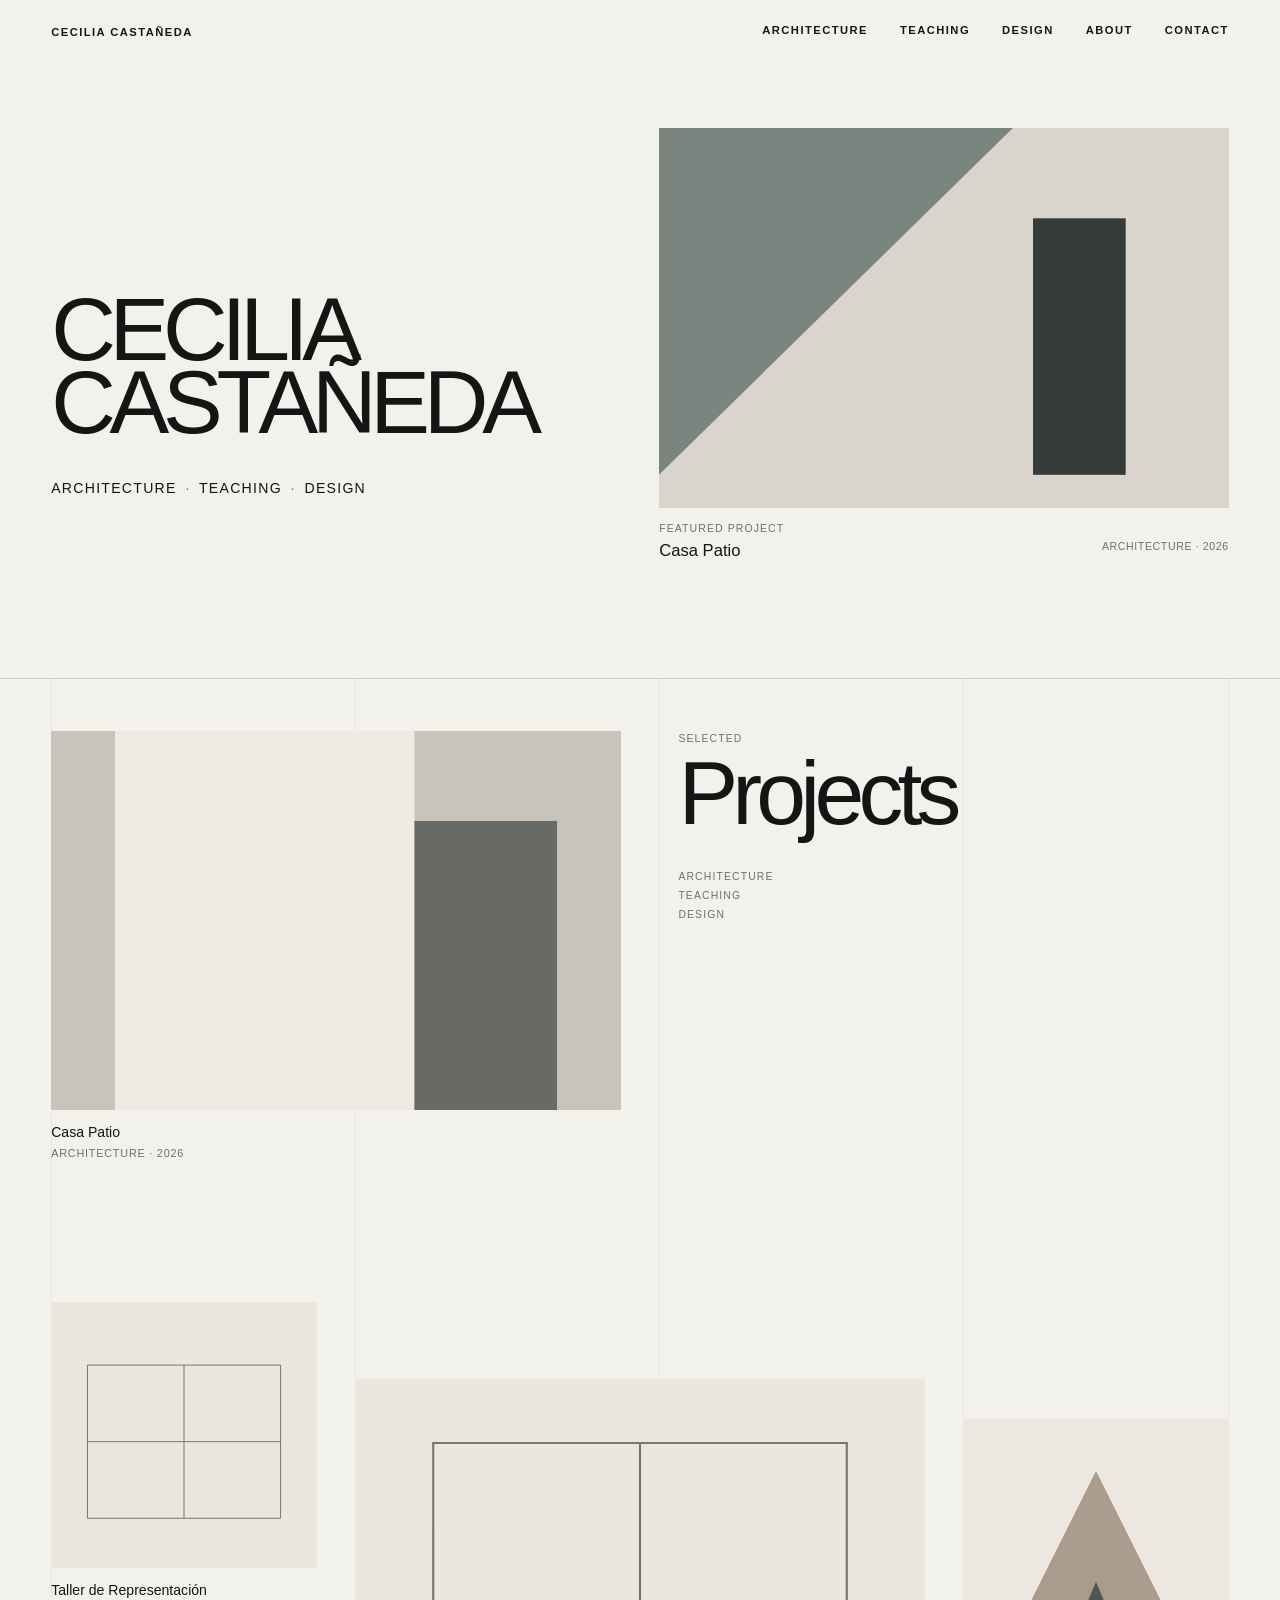
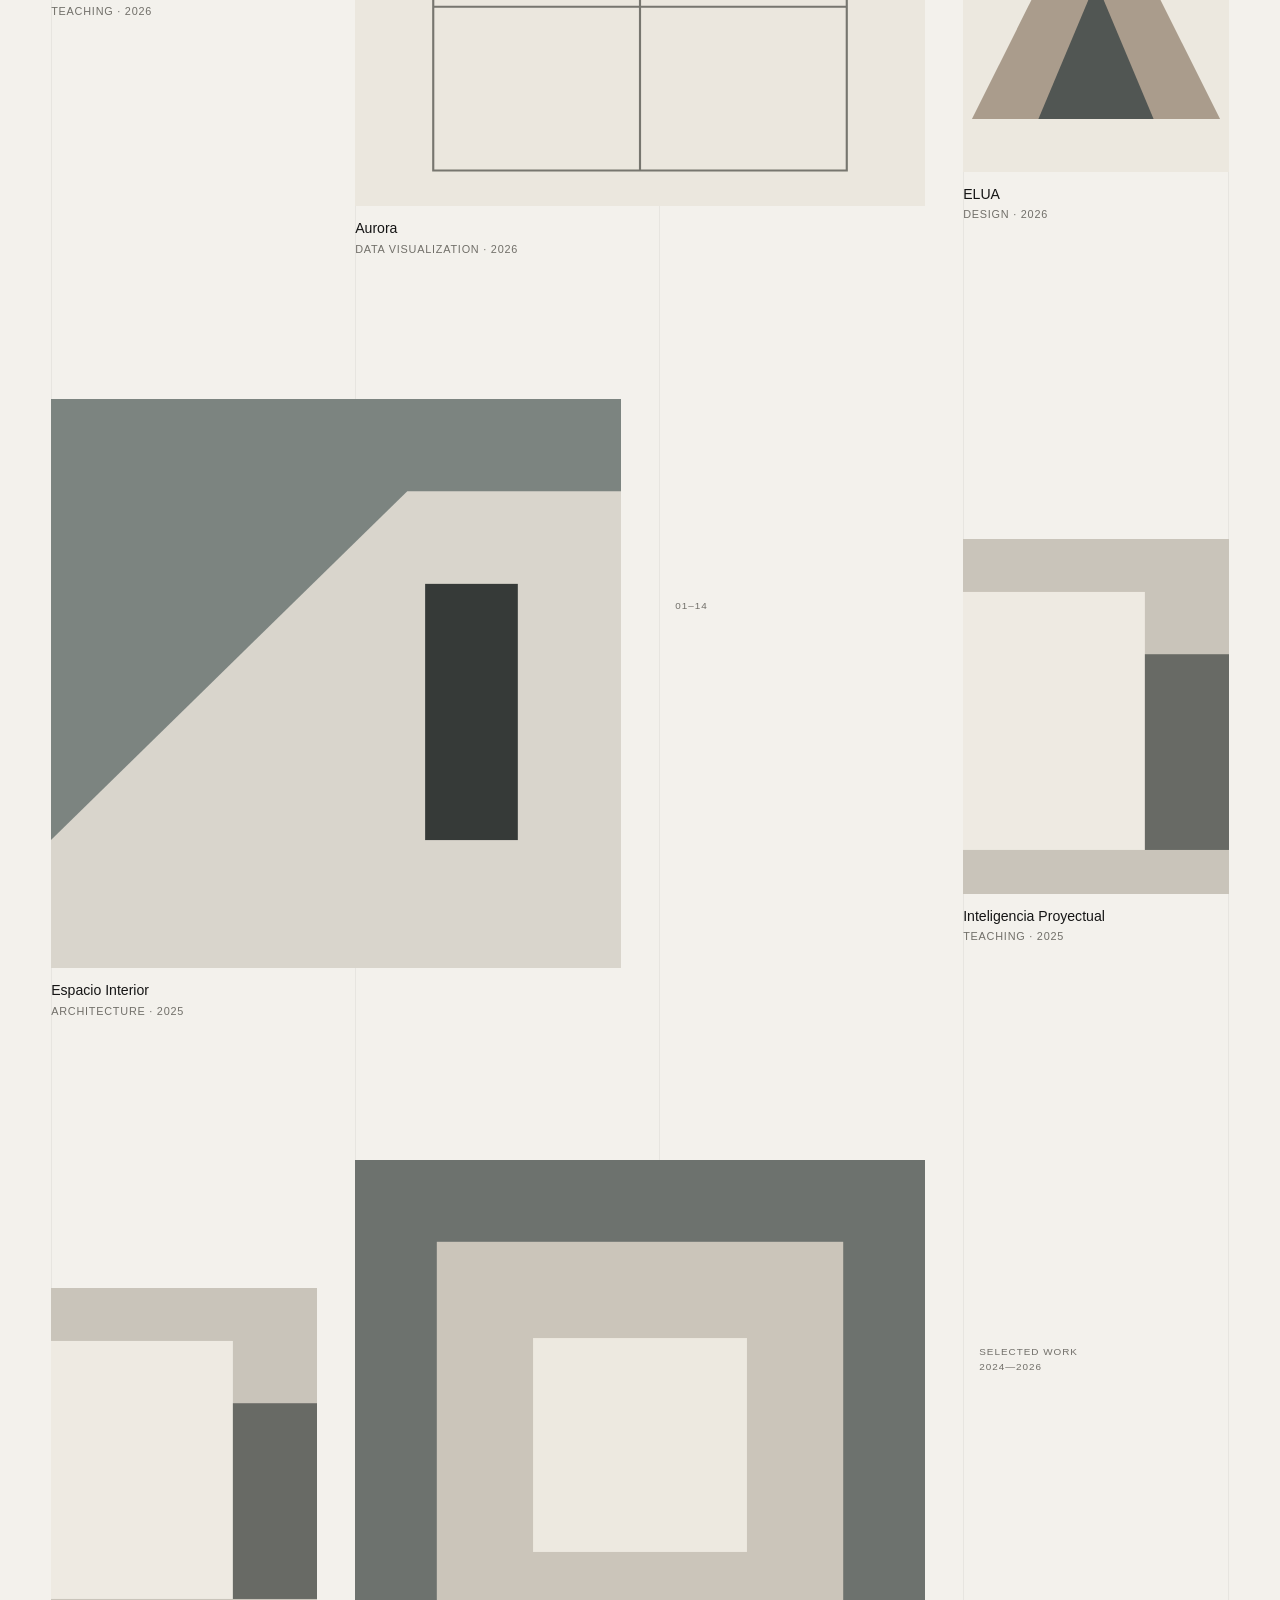
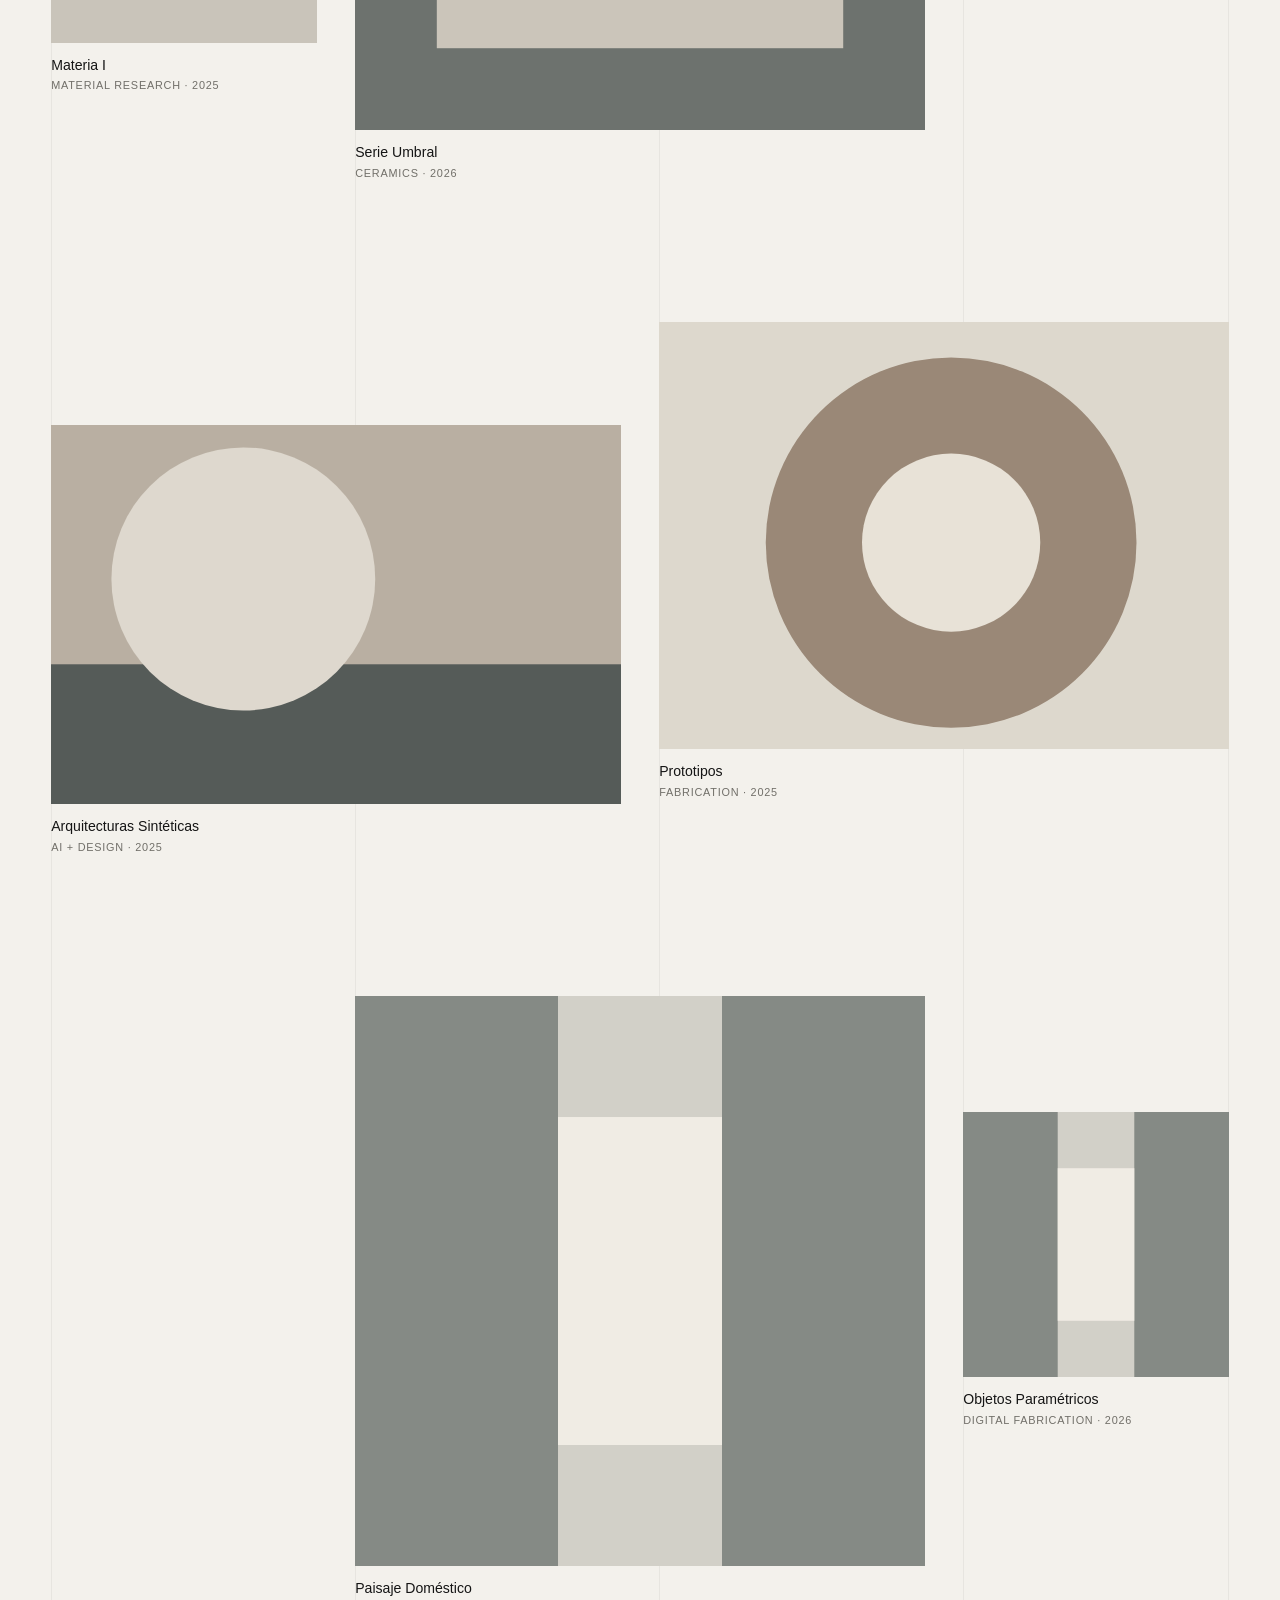
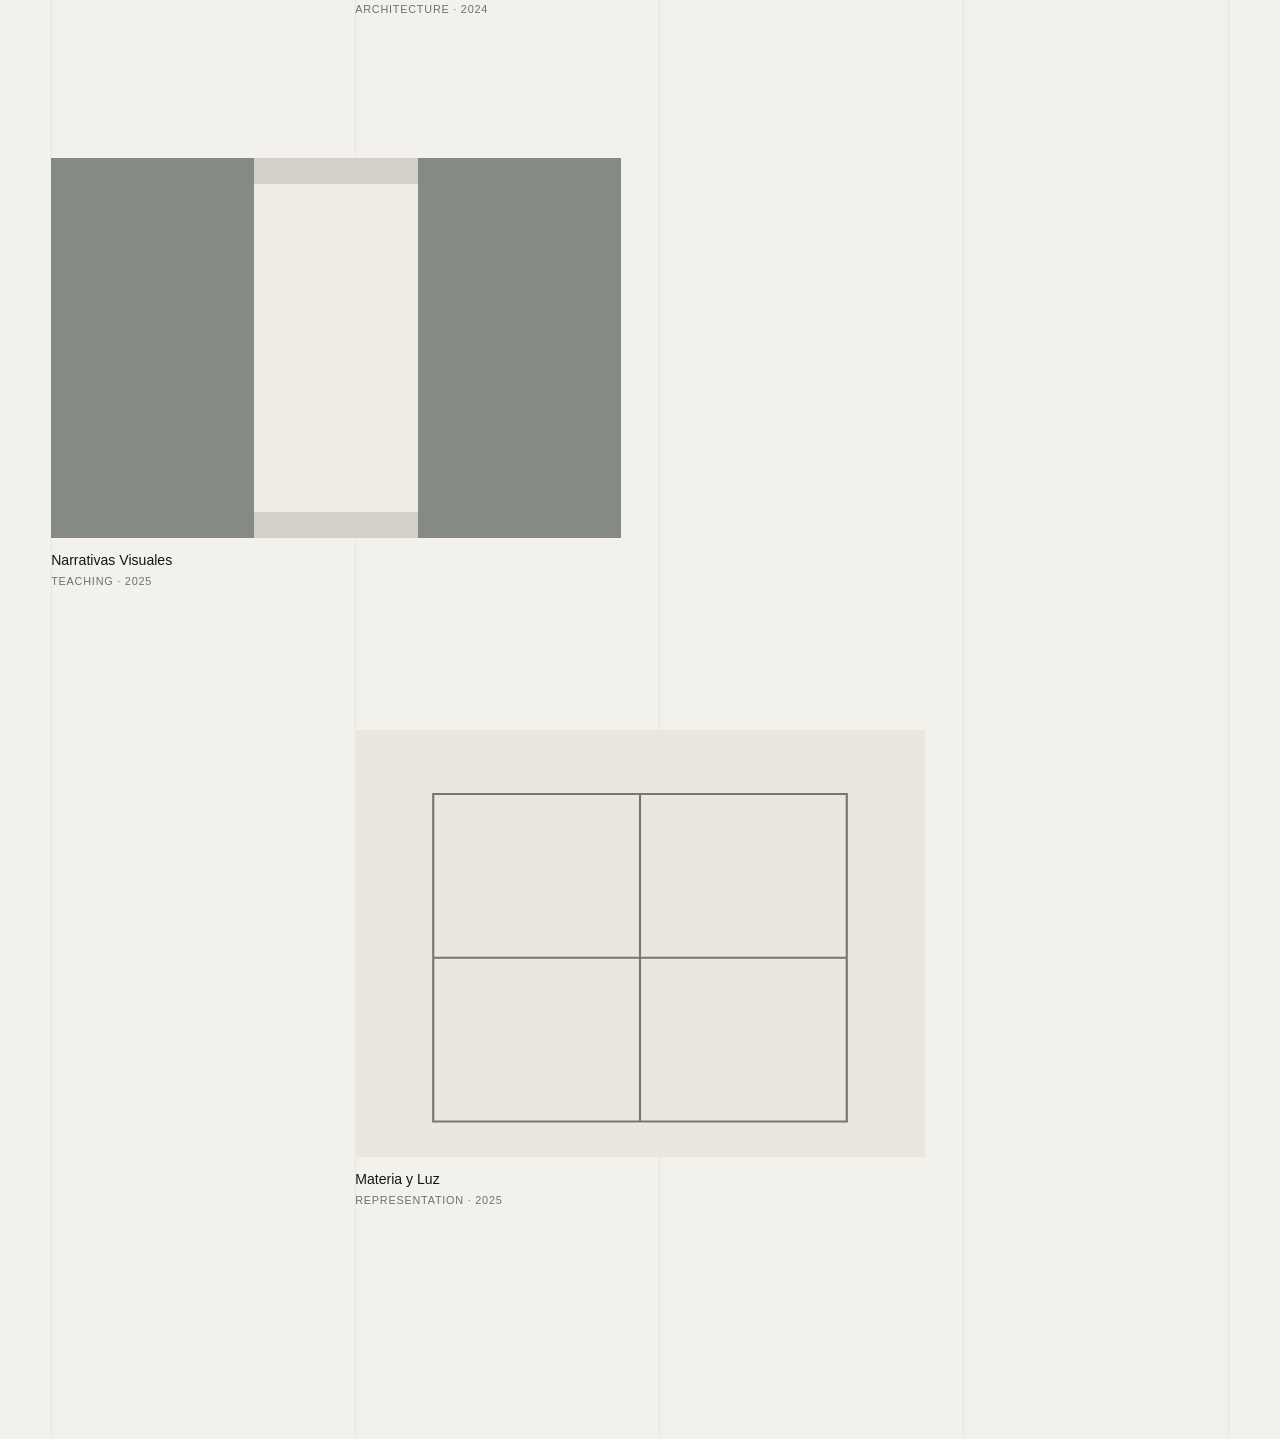
<file: index.html>
<!doctype html>
<html lang="es">
<head>
  <meta charset="UTF-8">
  <meta name="viewport" content="width=device-width, initial-scale=1.0">
  <meta name="description" content="Portafolio de Cecilia Castañeda: arquitectura, docencia y diseño.">
  <title>Cecilia Castañeda — Portfolio</title>
  <link rel="stylesheet" href="style.css">
</head>
<body class="home-page">
  <header class="site-header">
    <a class="wordmark" href="index.html">Cecilia Castañeda</a>
    <button class="menu-toggle" type="button" aria-expanded="false" aria-controls="site-nav"><span>Menu</span><span class="menu-icon" aria-hidden="true"></span></button>
    <nav id="site-nav" class="site-nav" aria-label="Navegación principal"><a href="architecture.html">Architecture</a><a href="teaching.html">Teaching</a><a href="design.html">Design</a><a href="about.html">About</a><a href="contact.html">Contact</a></nav>
  </header>
  <main>
    <section class="home-intro reveal" aria-labelledby="home-title">
      <div class="hero-copy">
        <h1 id="home-title">Cecilia<br>Castañeda</h1>
        <p>Architecture <span>·</span> Teaching <span>·</span> Design</p>
      </div>
      <a class="featured-project" href="project-template.html" aria-label="Ver proyecto destacado Casa Patio">
        <!-- REEMPLAZAR: cambia este src por la imagen real del proyecto destacado. -->
        <img class="featured-image" src="assets/images/placeholders/placeholder-03.svg" alt="Composición arquitectónica provisional del proyecto Casa Patio">
        <div class="featured-meta">
          <p>Featured project</p>
          <h2>Casa Patio</h2>
          <span>Architecture · 2026</span>
        </div>
      </a>
    </section>
    <section class="project-wall" aria-label="Selección de proyectos">
      <div class="grid-guides" aria-hidden="true"><i></i><i></i><i></i><i></i></div>
      <div class="wall-heading"><p>Selected</p><h2>Projects</h2><span>Architecture<br>Teaching<br>Design</span></div>
      <a class="project-item wall-1 reveal" href="project-template.html"><div class="wall-image placeholder a1 ratio-3-2"></div><div class="wall-meta"><h2>Casa Patio</h2><p>Architecture · 2026</p></div></a>
      <a class="project-item wall-2 reveal" href="project-template.html"><div class="wall-image placeholder d1 ratio-3-4"></div><div class="wall-meta"><h2>ELUA</h2><p>Design · 2026</p></div></a>
      <a class="project-item wall-3 reveal" href="#"><div class="wall-image placeholder t1 ratio-1-1"></div><div class="wall-meta"><h2>Taller de Representación</h2><p>Teaching · 2026</p></div></a>
      <a class="project-item wall-4 reveal" href="#"><div class="wall-image placeholder d4 ratio-4-3"></div><div class="wall-meta"><h2>Aurora</h2><p>Data Visualization · 2026</p></div></a>
      <a class="project-item wall-5 reveal" href="#"><div class="wall-image placeholder a3 ratio-1-1"></div><div class="wall-meta"><h2>Espacio Interior</h2><p>Architecture · 2025</p></div></a>
      <div class="wall-empty empty-1" aria-hidden="true"><span>01–14</span></div>
      <a class="project-item wall-6 reveal" href="#"><div class="wall-image placeholder t3 ratio-3-4"></div><div class="wall-meta"><h2>Inteligencia Proyectual</h2><p>Teaching · 2025</p></div></a>
      <a class="project-item wall-7 reveal" href="#"><div class="wall-image placeholder d2 ratio-1-1"></div><div class="wall-meta"><h2>Serie Umbral</h2><p>Ceramics · 2026</p></div></a>
      <a class="project-item wall-8 reveal" href="#"><div class="wall-image placeholder a5 ratio-3-2"></div><div class="wall-meta"><h2>Arquitecturas Sintéticas</h2><p>AI + Design · 2025</p></div></a>
      <a class="project-item wall-9 reveal" href="#"><div class="wall-image placeholder t4 ratio-4-3"></div><div class="wall-meta"><h2>Prototipos</h2><p>Fabrication · 2025</p></div></a>
      <a class="project-item wall-10 reveal" href="#"><div class="wall-image placeholder d5 ratio-3-4"></div><div class="wall-meta"><h2>Materia I</h2><p>Material Research · 2025</p></div></a>
      <div class="wall-empty empty-2" aria-hidden="true"><span>Selected work<br>2024—2026</span></div>
      <a class="project-item wall-11 reveal" href="#"><div class="wall-image placeholder a6 ratio-1-1"></div><div class="wall-meta"><h2>Paisaje Doméstico</h2><p>Architecture · 2024</p></div></a>
      <a class="project-item wall-12 reveal" href="#"><div class="wall-image placeholder t5 ratio-3-2"></div><div class="wall-meta"><h2>Narrativas Visuales</h2><p>Teaching · 2025</p></div></a>
      <a class="project-item wall-13 reveal" href="#"><div class="wall-image placeholder d3 ratio-1-1"></div><div class="wall-meta"><h2>Objetos Paramétricos</h2><p>Digital Fabrication · 2026</p></div></a>
      <a class="project-item wall-14 reveal" href="#"><div class="wall-image placeholder a4 ratio-4-3"></div><div class="wall-meta"><h2>Materia y Luz</h2><p>Representation · 2025</p></div></a>
    </section>
  </main>
  <script src="main.js"></script>
</body>
</html>
</file>
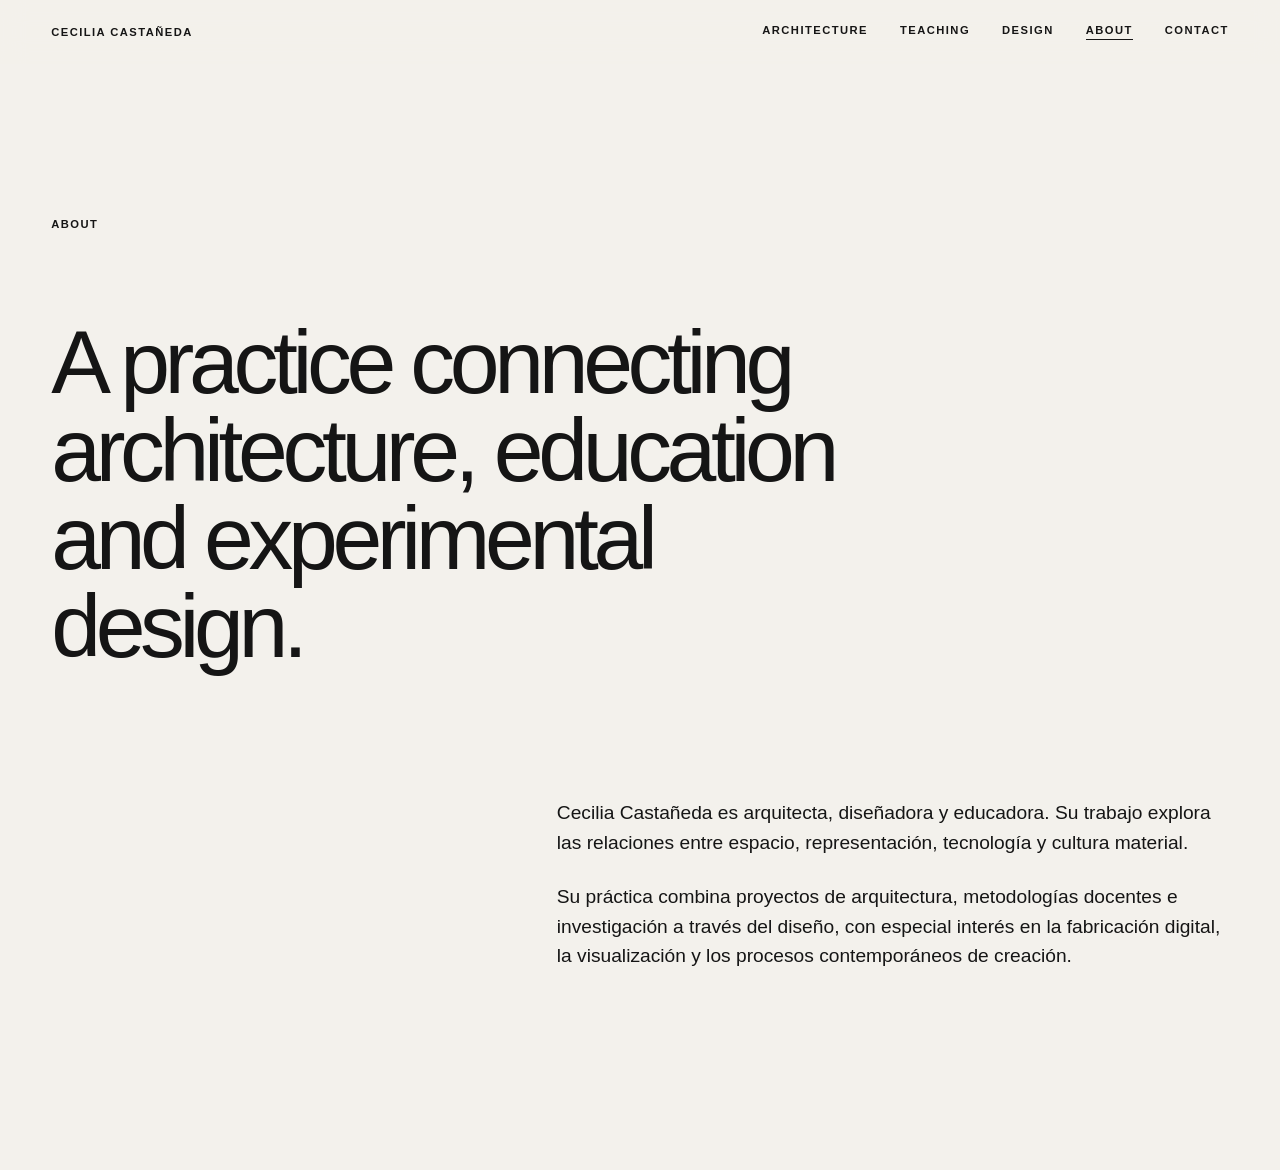
<file: about.html>
<!doctype html><html lang="es"><head><meta charset="UTF-8"><meta name="viewport" content="width=device-width, initial-scale=1.0"><title>About — Cecilia Castañeda</title><link rel="stylesheet" href="style.css"></head>
<body><header class="site-header"><a class="wordmark" href="index.html">Cecilia Castañeda</a><button class="menu-toggle" type="button" aria-expanded="false" aria-controls="site-nav"><span>Menu</span><span class="menu-icon" aria-hidden="true"></span></button><nav id="site-nav" class="site-nav" aria-label="Navegación principal"><a href="architecture.html">Architecture</a><a href="teaching.html">Teaching</a><a href="design.html">Design</a><a class="active" aria-current="page" href="about.html">About</a><a href="contact.html">Contact</a></nav></header>
<main class="text-page reveal"><p class="page-label">About</p><h1>A practice connecting architecture, education and experimental design.</h1><div class="body-copy"><p>Cecilia Castañeda es arquitecta, diseñadora y educadora. Su trabajo explora las relaciones entre espacio, representación, tecnología y cultura material.</p><p>Su práctica combina proyectos de arquitectura, metodologías docentes e investigación a través del diseño, con especial interés en la fabricación digital, la visualización y los procesos contemporáneos de creación.</p></div></main><script src="main.js"></script></body></html>
</file>
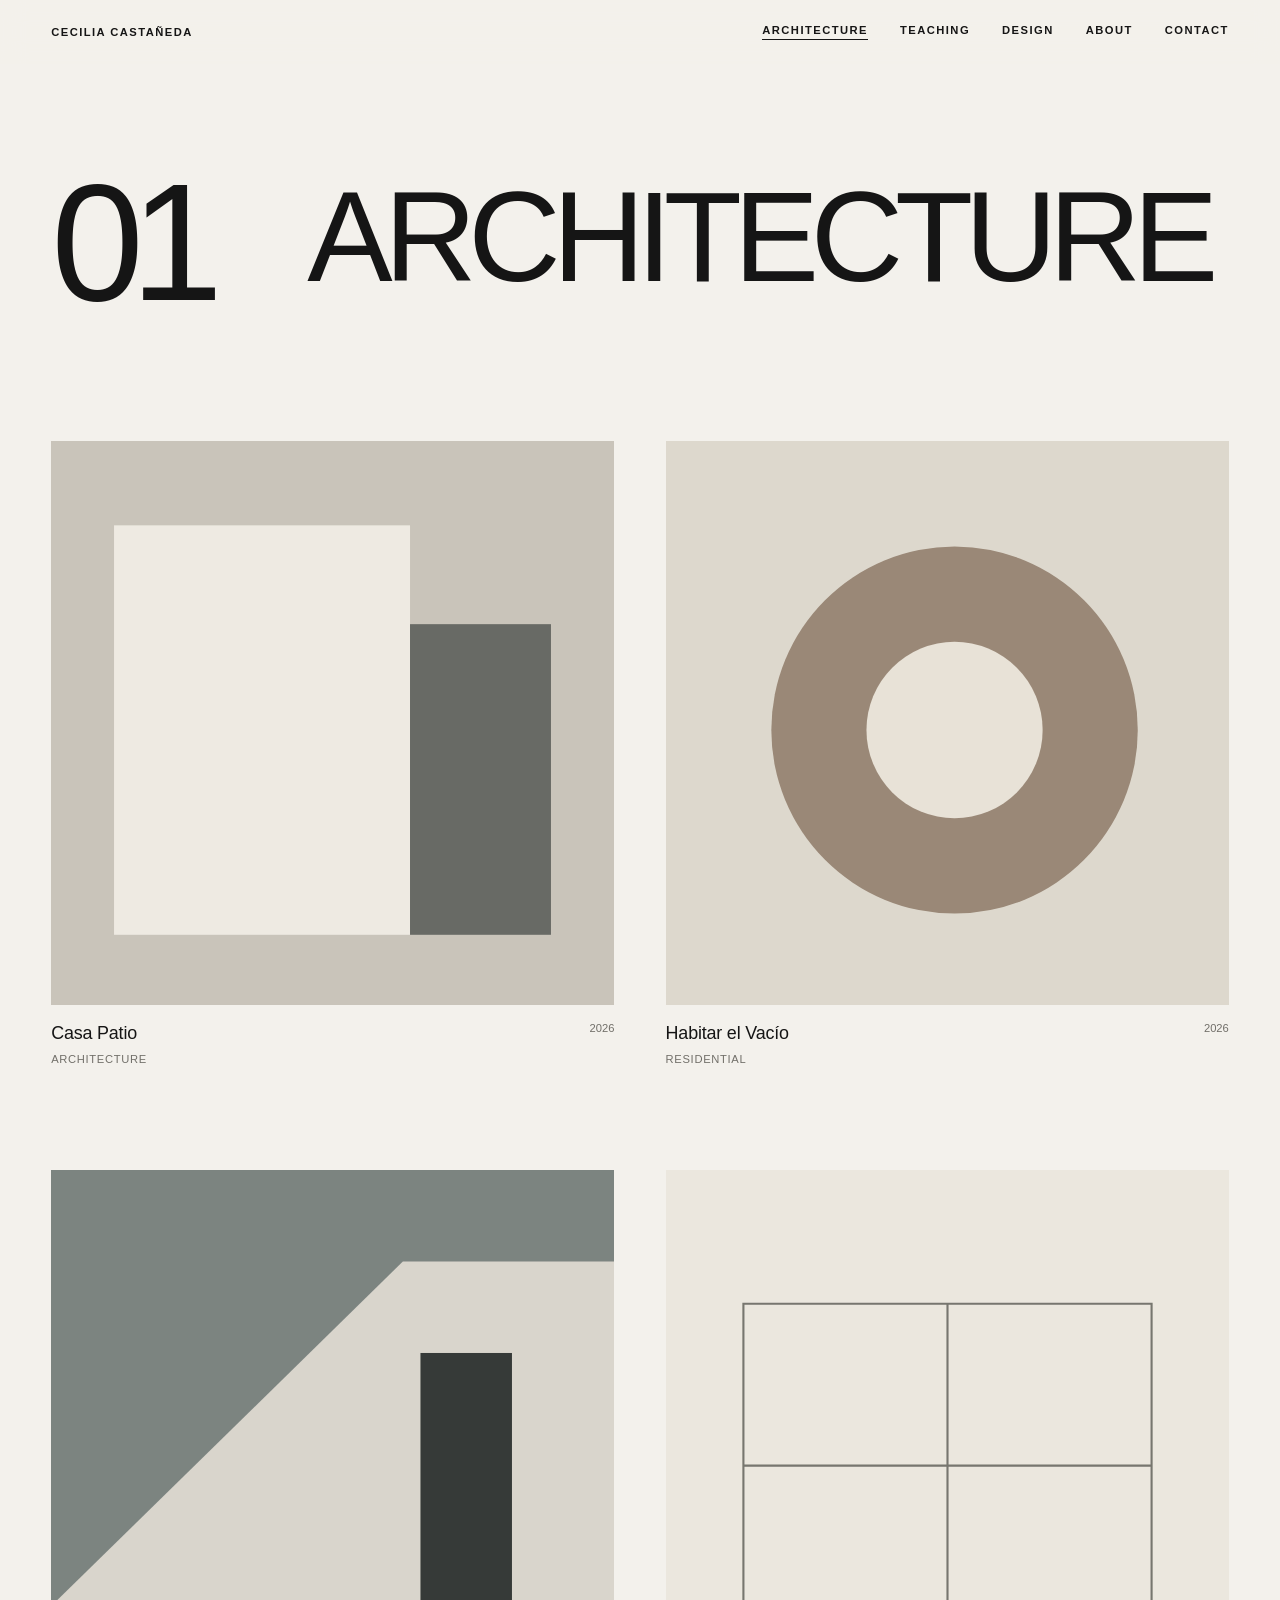
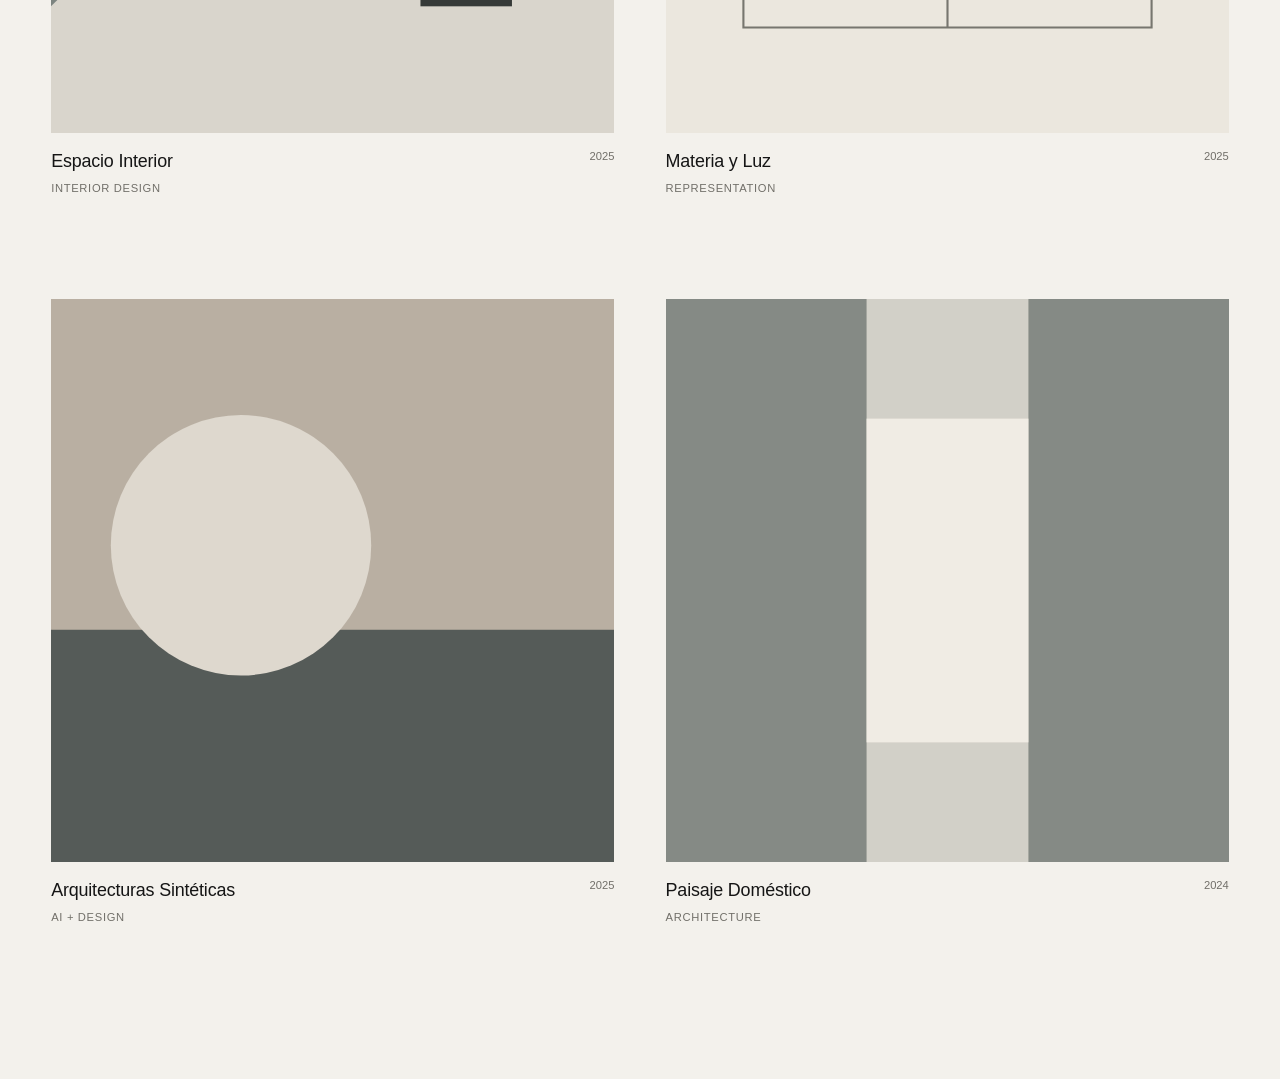
<file: architecture.html>
<!doctype html><html lang="es"><head><meta charset="UTF-8"><meta name="viewport" content="width=device-width, initial-scale=1.0"><title>Architecture — Cecilia Castañeda</title><link rel="stylesheet" href="style.css"></head>
<body><header class="site-header"><a class="wordmark" href="index.html">Cecilia Castañeda</a><button class="menu-toggle" type="button" aria-expanded="false" aria-controls="site-nav"><span>Menu</span><span class="menu-icon" aria-hidden="true"></span></button><nav id="site-nav" class="site-nav" aria-label="Navegación principal"><a class="active" aria-current="page" href="architecture.html">Architecture</a><a href="teaching.html">Teaching</a><a href="design.html">Design</a><a href="about.html">About</a><a href="contact.html">Contact</a></nav></header>
<main class="listing-page"><header class="page-title reveal"><p>01</p><h1>Architecture</h1></header><section class="project-grid" aria-label="Proyectos de arquitectura">
<a class="project reveal" href="#"><div class="project-image placeholder a1"></div><div class="project-meta"><h2>Casa Patio</h2><p>Architecture</p><span>2026</span></div></a><a class="project reveal" href="#"><div class="project-image placeholder a2"></div><div class="project-meta"><h2>Habitar el Vacío</h2><p>Residential</p><span>2026</span></div></a><a class="project reveal" href="#"><div class="project-image placeholder a3"></div><div class="project-meta"><h2>Espacio Interior</h2><p>Interior Design</p><span>2025</span></div></a><a class="project reveal" href="#"><div class="project-image placeholder a4"></div><div class="project-meta"><h2>Materia y Luz</h2><p>Representation</p><span>2025</span></div></a><a class="project reveal" href="#"><div class="project-image placeholder a5"></div><div class="project-meta"><h2>Arquitecturas Sintéticas</h2><p>AI + Design</p><span>2025</span></div></a><a class="project reveal" href="#"><div class="project-image placeholder a6"></div><div class="project-meta"><h2>Paisaje Doméstico</h2><p>Architecture</p><span>2024</span></div></a>
</section></main><script src="main.js"></script></body></html>
</file>
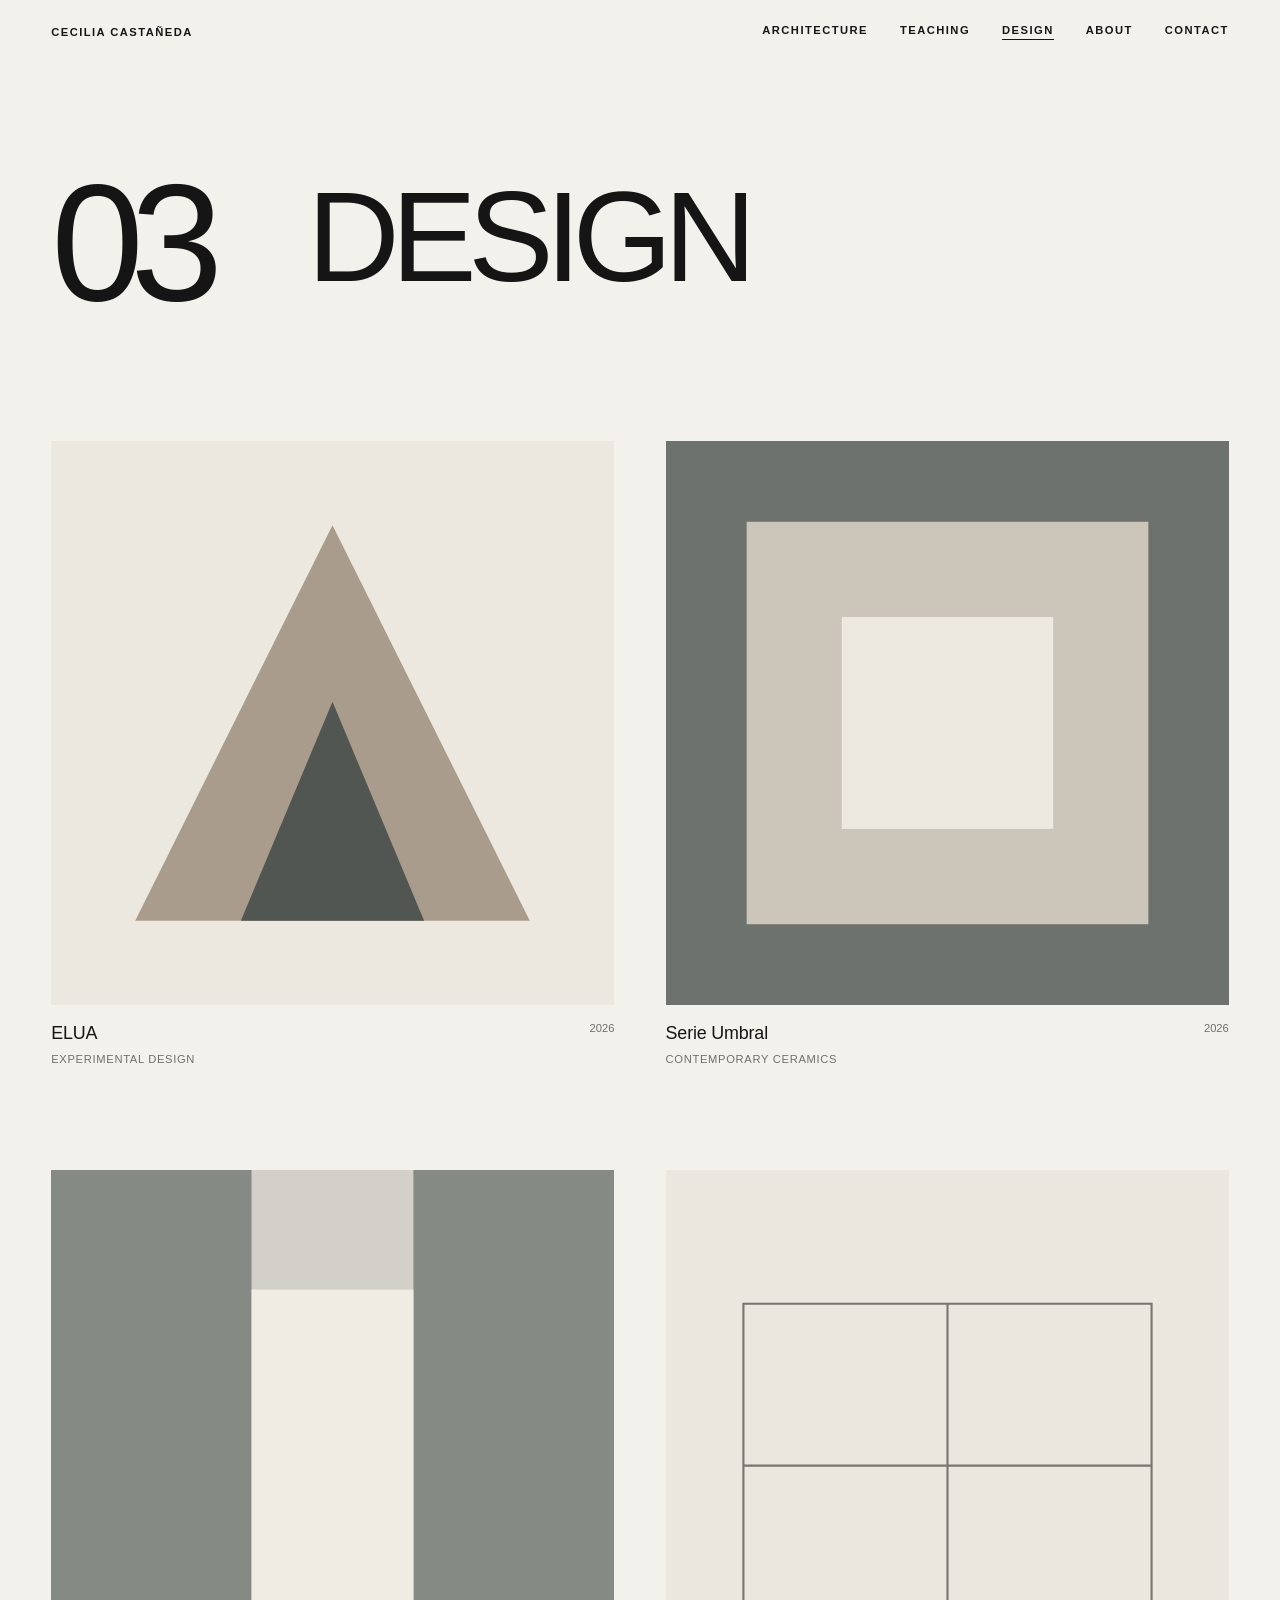
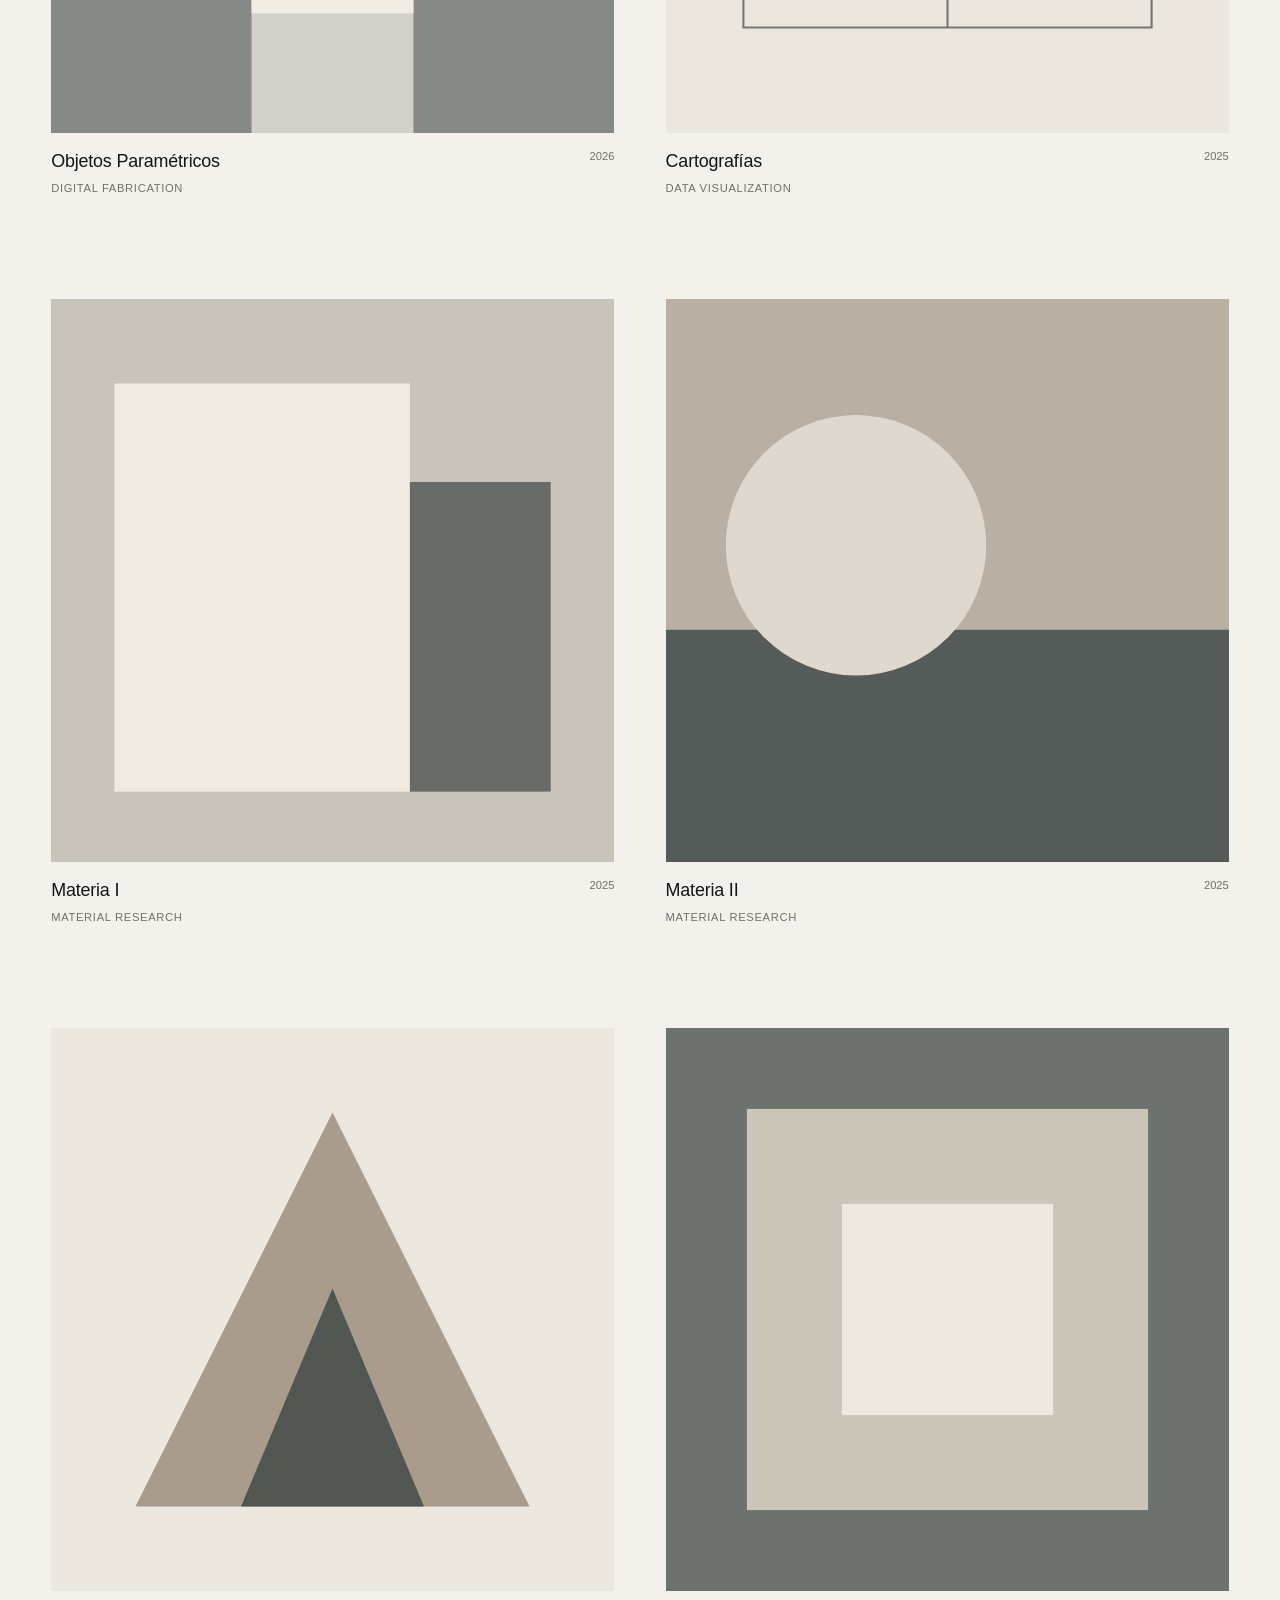
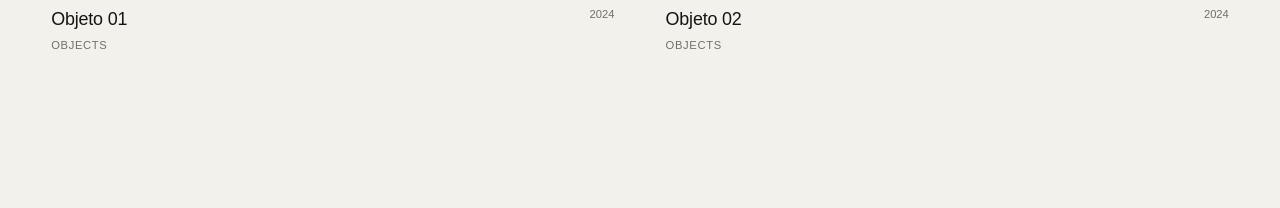
<file: design.html>
<!doctype html><html lang="es"><head><meta charset="UTF-8"><meta name="viewport" content="width=device-width, initial-scale=1.0"><title>Design — Cecilia Castañeda</title><link rel="stylesheet" href="style.css"></head>
<body><header class="site-header"><a class="wordmark" href="index.html">Cecilia Castañeda</a><button class="menu-toggle" type="button" aria-expanded="false" aria-controls="site-nav"><span>Menu</span><span class="menu-icon" aria-hidden="true"></span></button><nav id="site-nav" class="site-nav" aria-label="Navegación principal"><a href="architecture.html">Architecture</a><a href="teaching.html">Teaching</a><a class="active" aria-current="page" href="design.html">Design</a><a href="about.html">About</a><a href="contact.html">Contact</a></nav></header>
<main class="listing-page"><header class="page-title reveal"><p>03</p><h1>Design</h1></header><section class="project-grid" aria-label="Proyectos de diseño">
<a class="project reveal" href="#"><div class="project-image placeholder d1"></div><div class="project-meta"><h2>ELUA</h2><p>Experimental Design</p><span>2026</span></div></a><a class="project reveal" href="#"><div class="project-image placeholder d2"></div><div class="project-meta"><h2>Serie Umbral</h2><p>Contemporary Ceramics</p><span>2026</span></div></a><a class="project reveal" href="#"><div class="project-image placeholder d3"></div><div class="project-meta"><h2>Objetos Paramétricos</h2><p>Digital Fabrication</p><span>2026</span></div></a><a class="project reveal" href="#"><div class="project-image placeholder d4"></div><div class="project-meta"><h2>Cartografías</h2><p>Data Visualization</p><span>2025</span></div></a><a class="project reveal" href="#"><div class="project-image placeholder d5"></div><div class="project-meta"><h2>Materia I</h2><p>Material Research</p><span>2025</span></div></a><a class="project reveal" href="#"><div class="project-image placeholder d6"></div><div class="project-meta"><h2>Materia II</h2><p>Material Research</p><span>2025</span></div></a><a class="project reveal" href="#"><div class="project-image placeholder d7"></div><div class="project-meta"><h2>Objeto 01</h2><p>Objects</p><span>2024</span></div></a><a class="project reveal" href="#"><div class="project-image placeholder d8"></div><div class="project-meta"><h2>Objeto 02</h2><p>Objects</p><span>2024</span></div></a>
</section></main><script src="main.js"></script></body></html>
</file>
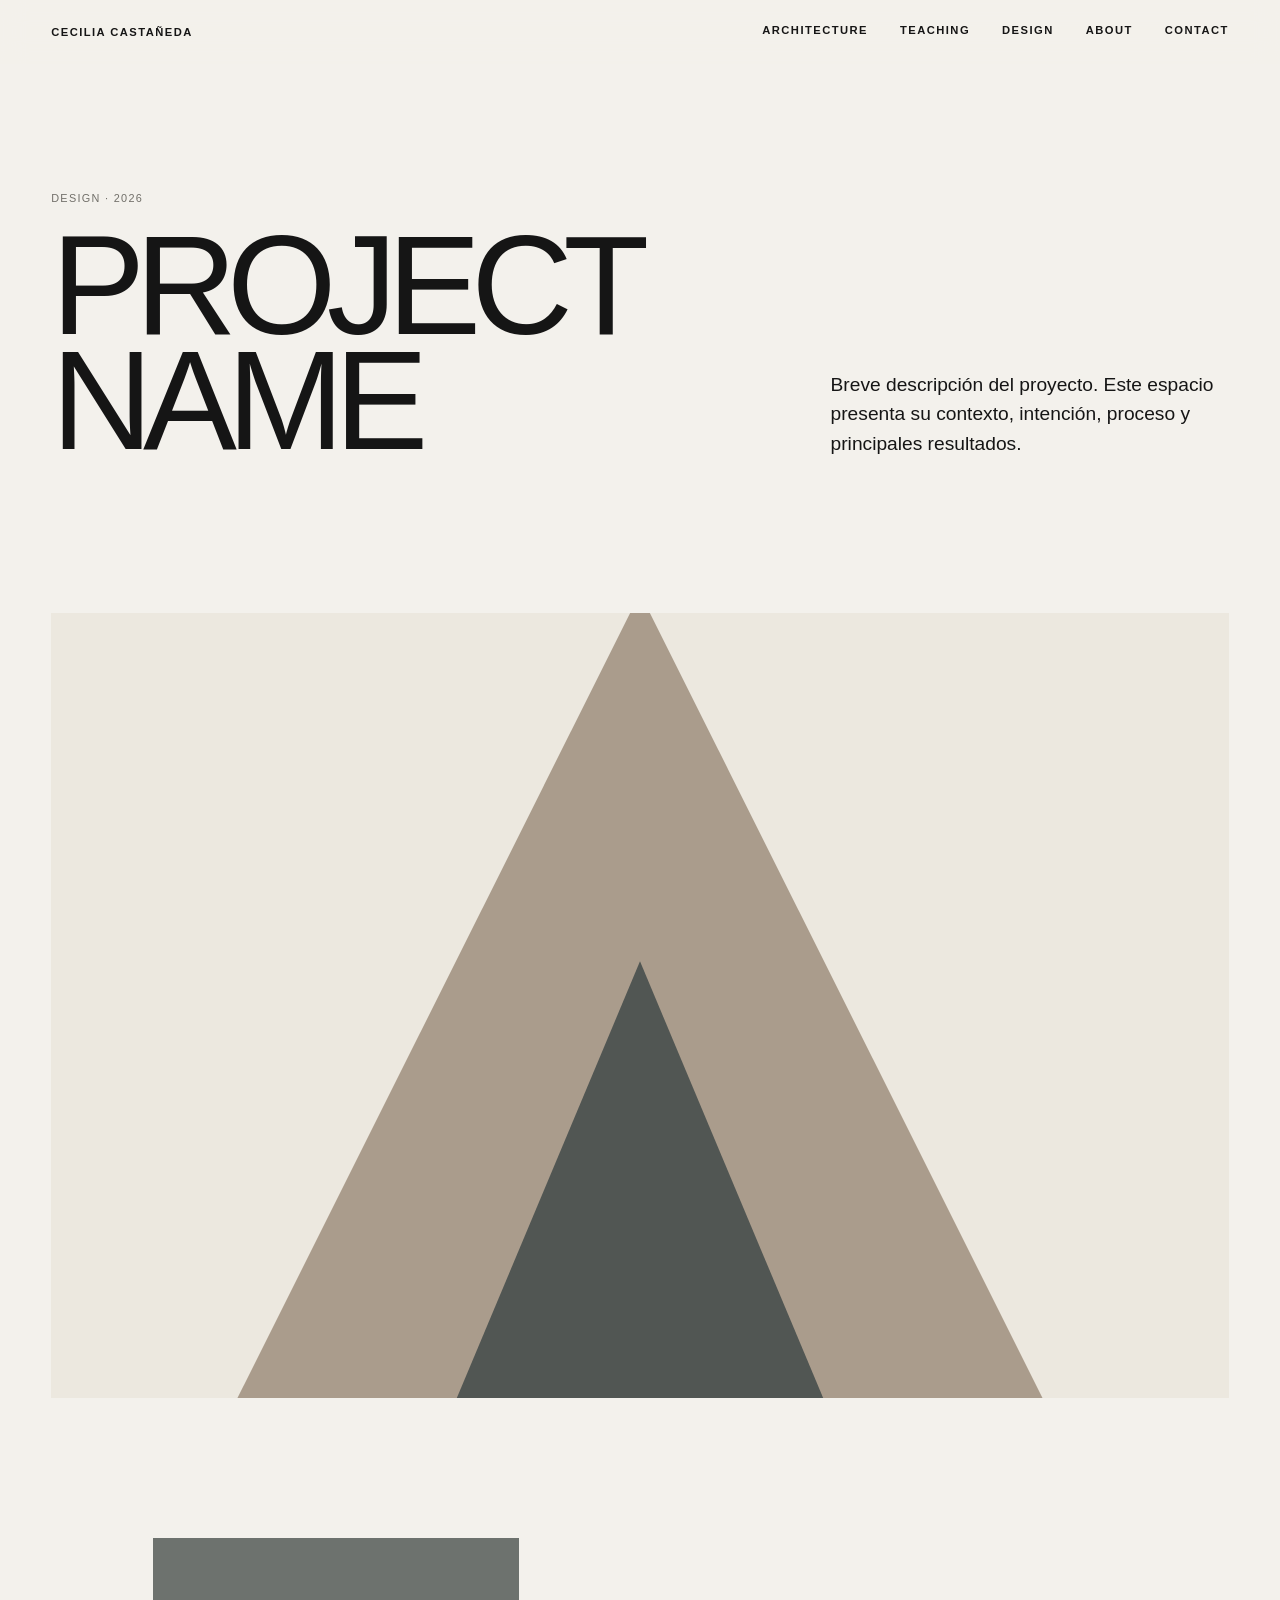
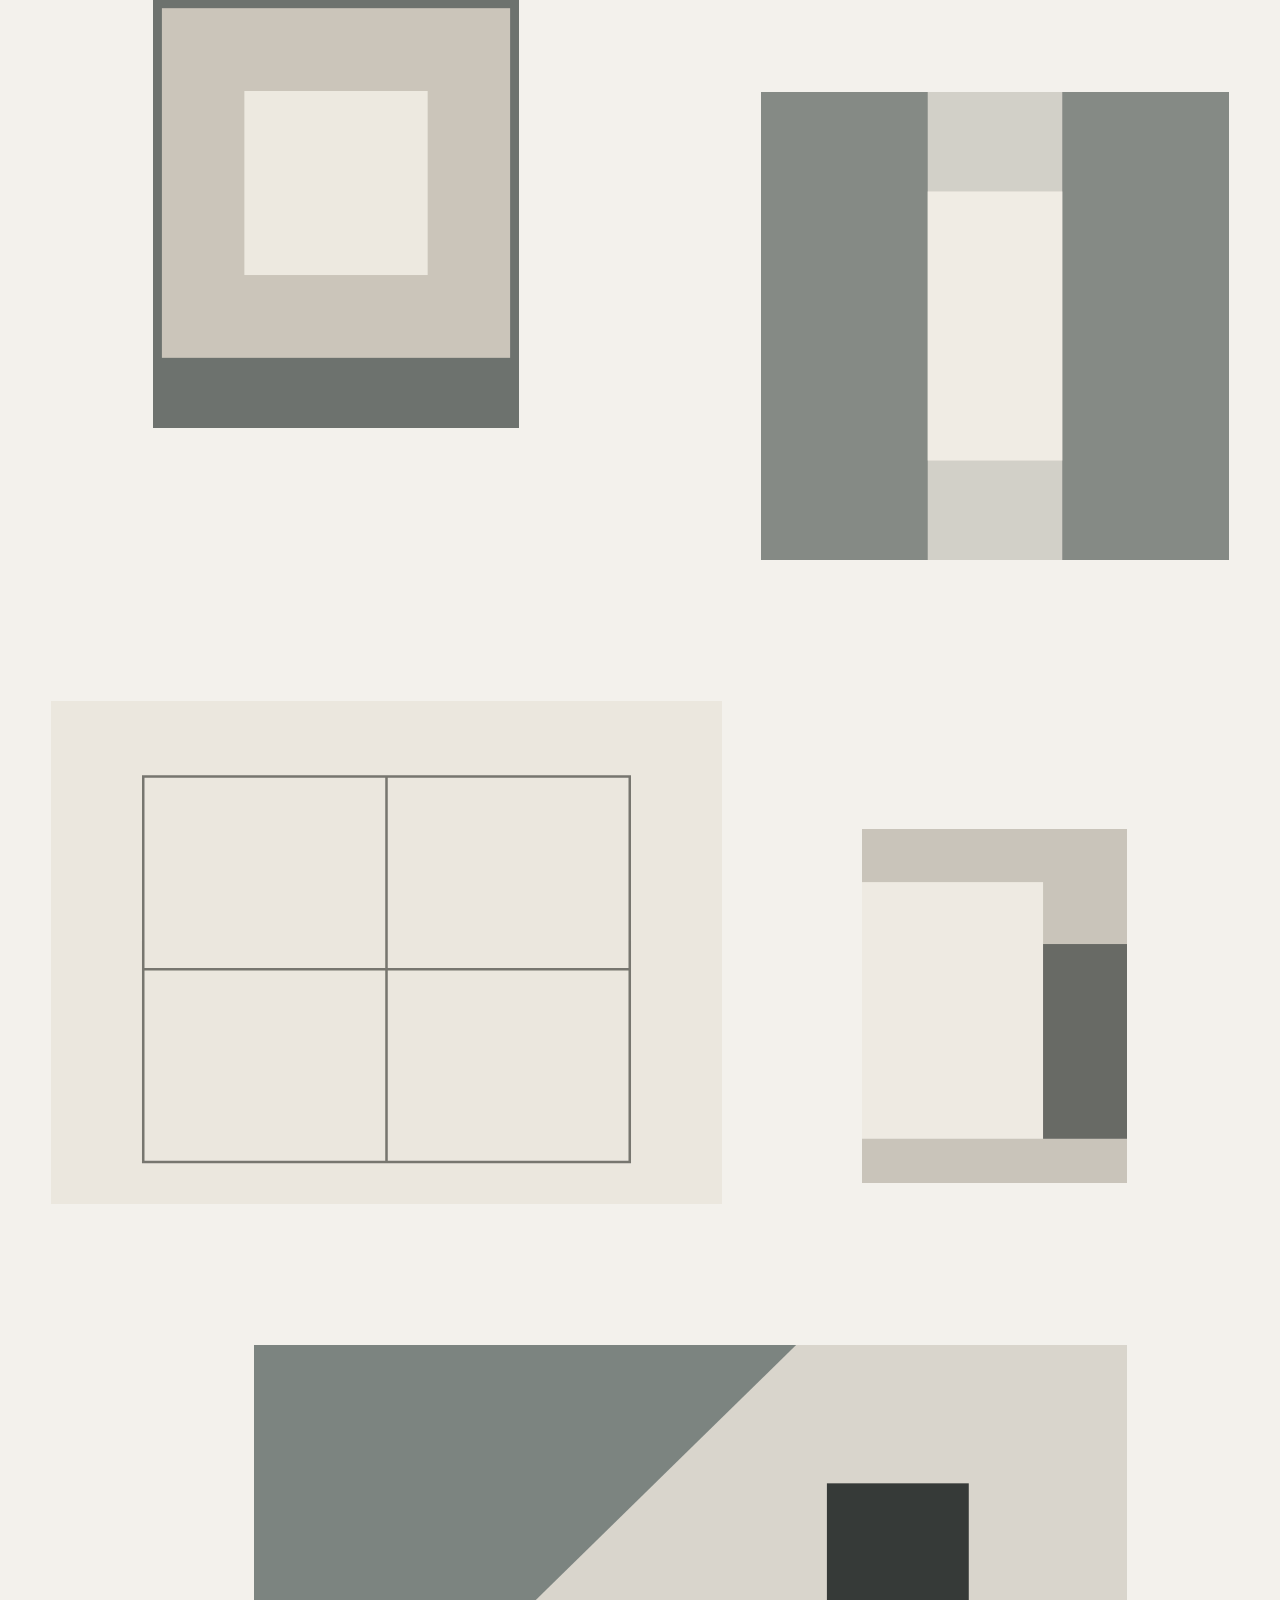
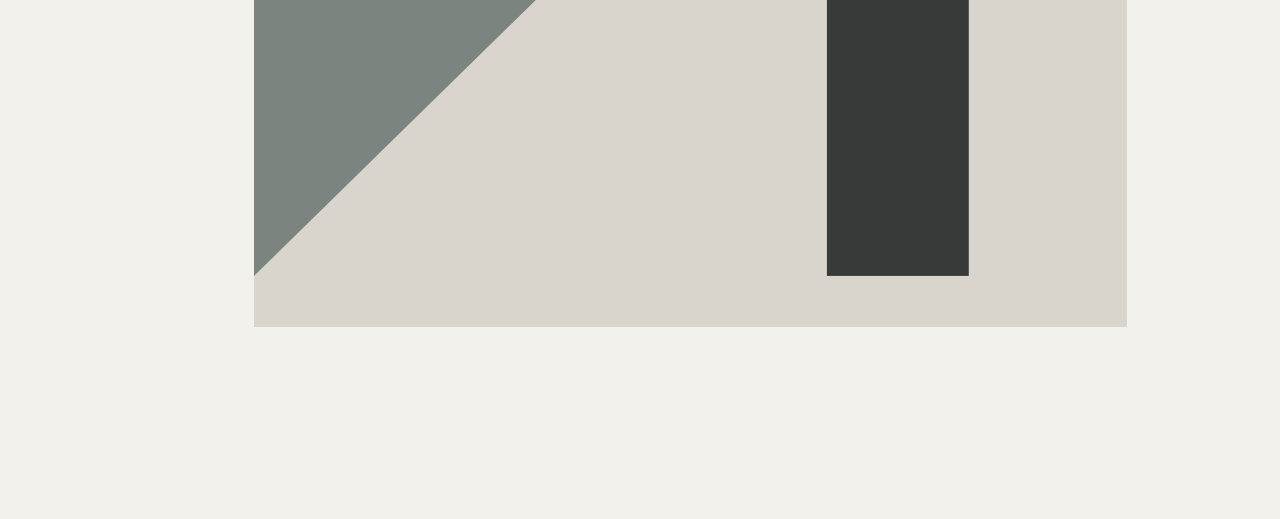
<file: project-template.html>
<!doctype html>
<html lang="es"><head><meta charset="UTF-8"><meta name="viewport" content="width=device-width, initial-scale=1.0"><meta name="description" content="Plantilla para una página individual de proyecto."><title>Project Name — Cecilia Castañeda</title><link rel="stylesheet" href="style.css"></head>
<body><header class="site-header"><a class="wordmark" href="index.html">Cecilia Castañeda</a><button class="menu-toggle" type="button" aria-expanded="false" aria-controls="site-nav"><span>Menu</span><span class="menu-icon" aria-hidden="true"></span></button><nav id="site-nav" class="site-nav" aria-label="Navegación principal"><a href="architecture.html">Architecture</a><a href="teaching.html">Teaching</a><a href="design.html">Design</a><a href="about.html">About</a><a href="contact.html">Contact</a></nav></header>
<main class="project-detail">
  <header class="project-hero reveal"><div><p class="project-kicker">Design · 2026</p><h1>Project Name</h1></div><p class="project-summary">Breve descripción del proyecto. Este espacio presenta su contexto, intención, proceso y principales resultados.</p></header>
  <section class="project-story" aria-label="Imágenes del proyecto">
    <div class="detail-image detail-wide placeholder d1 reveal" role="img" aria-label="Vista general del proyecto"></div>
    <div class="detail-image detail-portrait placeholder d2 reveal" role="img" aria-label="Detalle vertical del proyecto"></div>
    <div class="detail-image detail-square placeholder d3 reveal" role="img" aria-label="Detalle material del proyecto"></div>
    <div class="detail-image detail-plan placeholder t1 reveal" role="img" aria-label="Plano del proyecto"></div>
    <div class="detail-image detail-medium placeholder d5 reveal" role="img" aria-label="Diagrama del proyecto"></div>
    <div class="detail-image detail-landscape placeholder a3 reveal" role="img" aria-label="Vista final del proyecto"></div>
  </section>
</main><script src="main.js"></script></body></html>
</file>
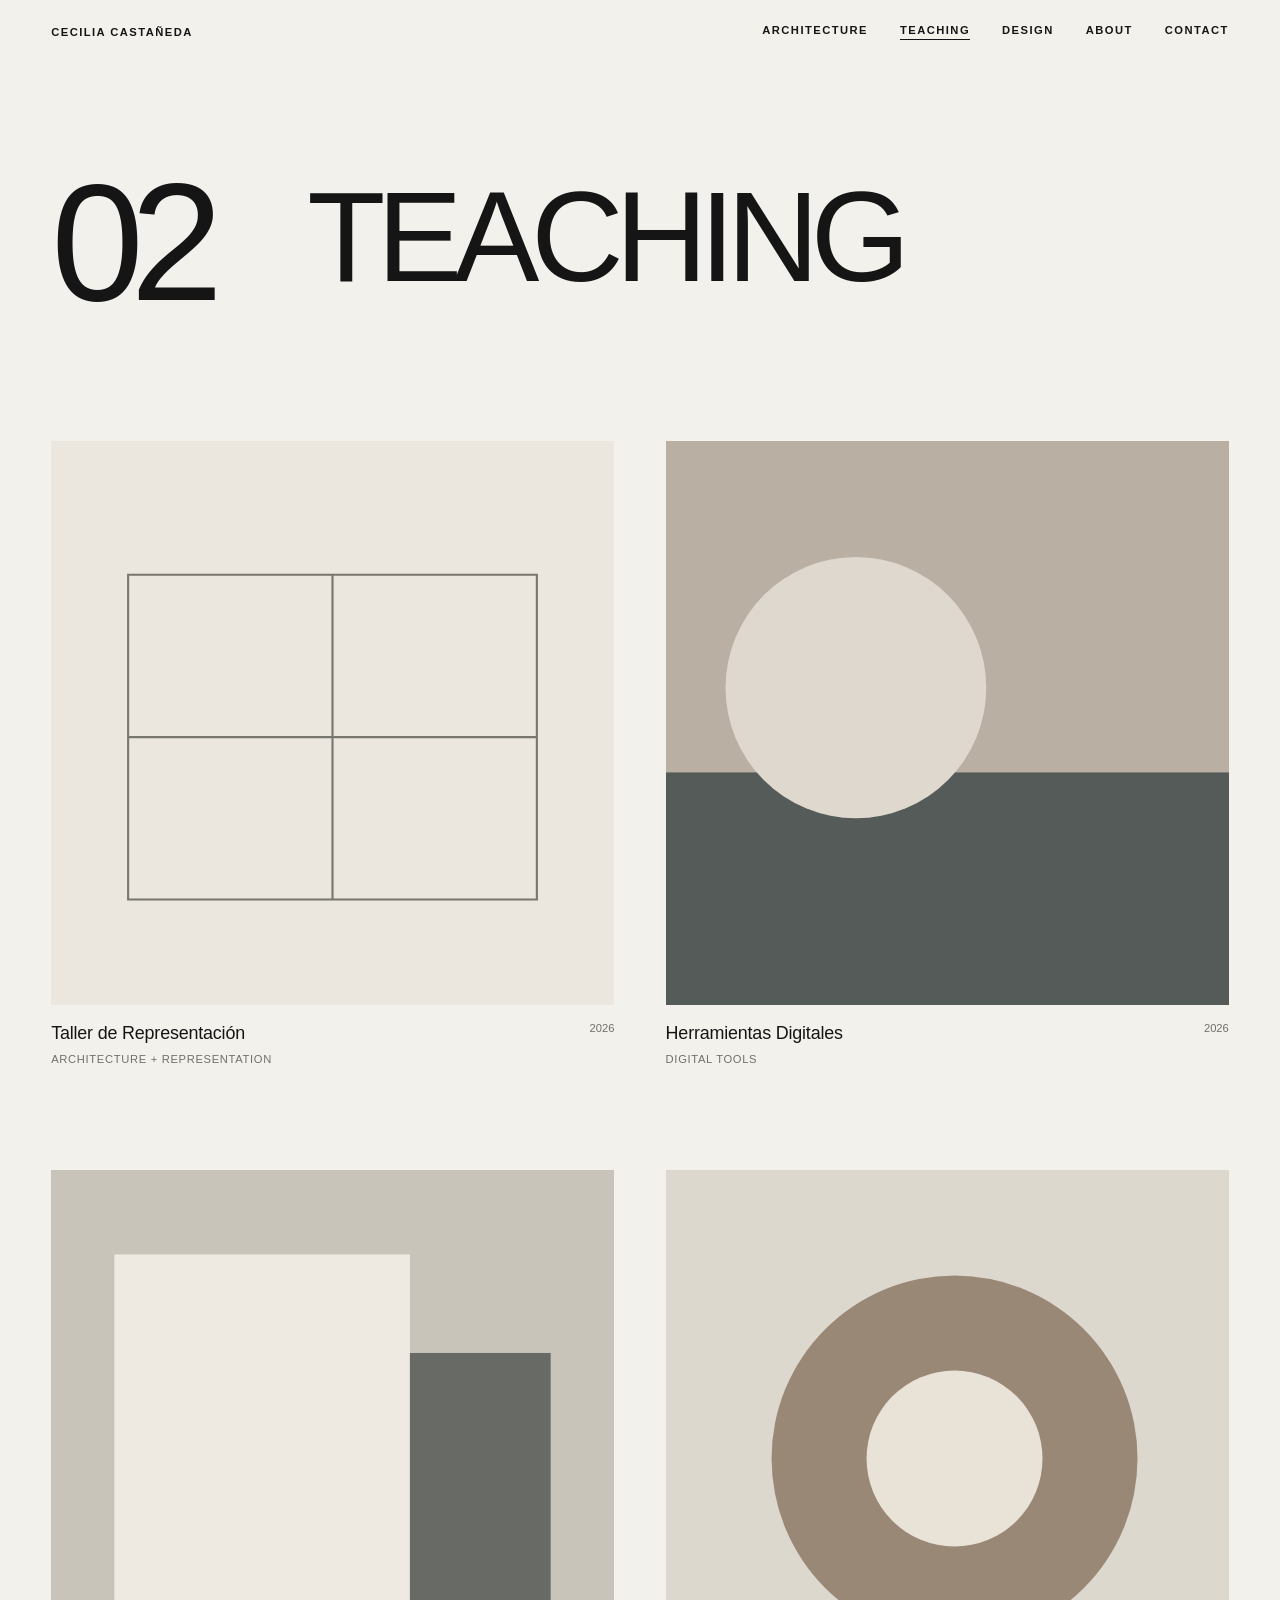
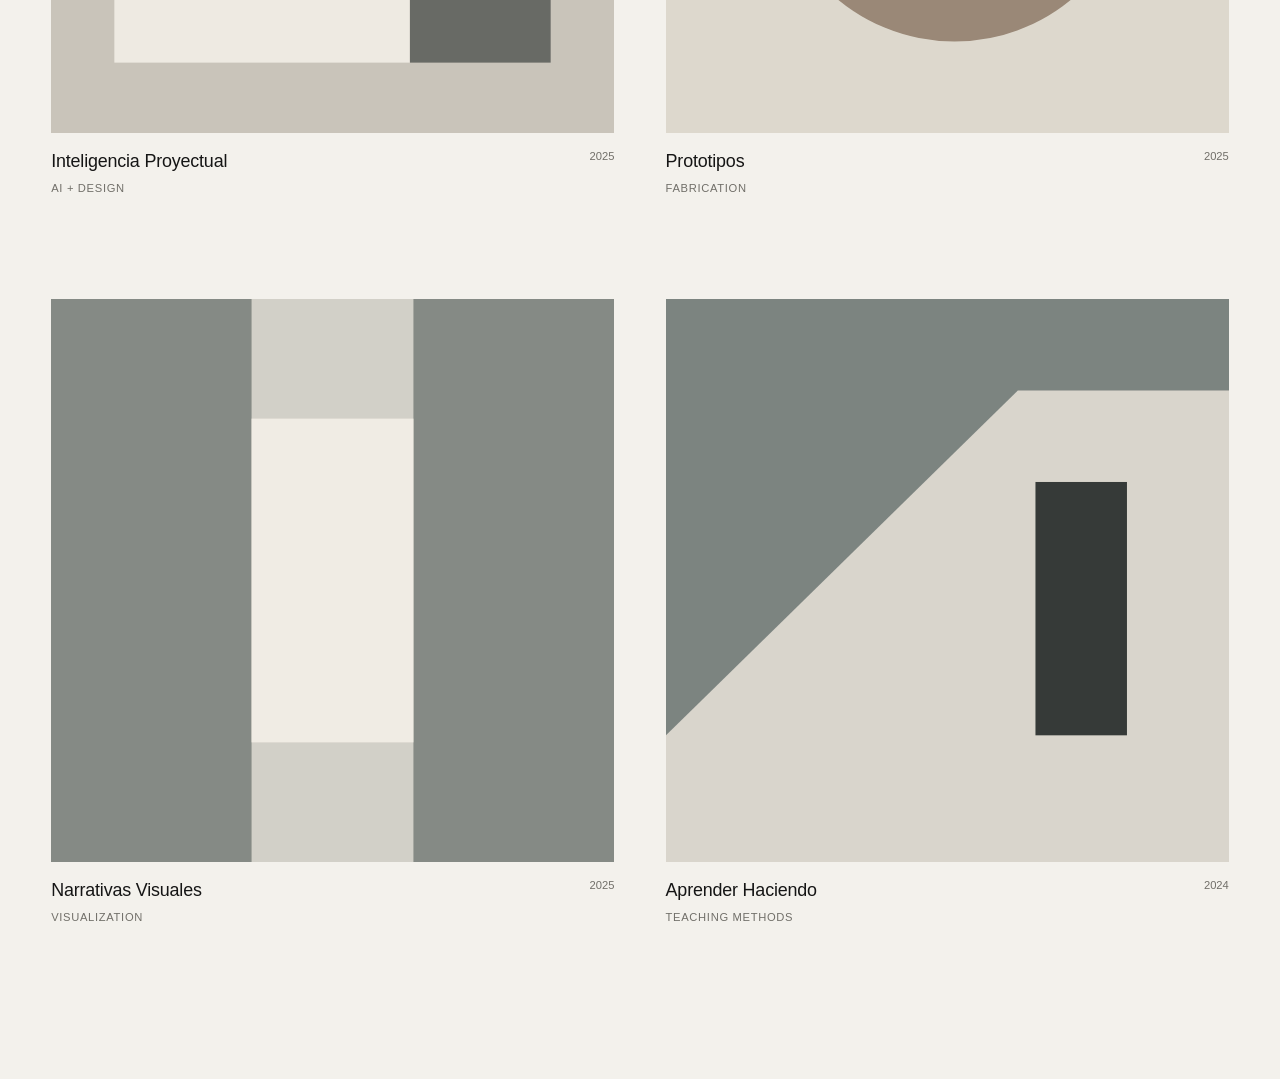
<file: teaching.html>
<!doctype html><html lang="es"><head><meta charset="UTF-8"><meta name="viewport" content="width=device-width, initial-scale=1.0"><title>Teaching — Cecilia Castañeda</title><link rel="stylesheet" href="style.css"></head>
<body><header class="site-header"><a class="wordmark" href="index.html">Cecilia Castañeda</a><button class="menu-toggle" type="button" aria-expanded="false" aria-controls="site-nav"><span>Menu</span><span class="menu-icon" aria-hidden="true"></span></button><nav id="site-nav" class="site-nav" aria-label="Navegación principal"><a href="architecture.html">Architecture</a><a class="active" aria-current="page" href="teaching.html">Teaching</a><a href="design.html">Design</a><a href="about.html">About</a><a href="contact.html">Contact</a></nav></header>
<main class="listing-page"><header class="page-title reveal"><p>02</p><h1>Teaching</h1></header><section class="project-grid" aria-label="Proyectos docentes">
<a class="project reveal" href="#"><div class="project-image placeholder t1"></div><div class="project-meta"><h2>Taller de Representación</h2><p>Architecture + Representation</p><span>2026</span></div></a><a class="project reveal" href="#"><div class="project-image placeholder t2"></div><div class="project-meta"><h2>Herramientas Digitales</h2><p>Digital Tools</p><span>2026</span></div></a><a class="project reveal" href="#"><div class="project-image placeholder t3"></div><div class="project-meta"><h2>Inteligencia Proyectual</h2><p>AI + Design</p><span>2025</span></div></a><a class="project reveal" href="#"><div class="project-image placeholder t4"></div><div class="project-meta"><h2>Prototipos</h2><p>Fabrication</p><span>2025</span></div></a><a class="project reveal" href="#"><div class="project-image placeholder t5"></div><div class="project-meta"><h2>Narrativas Visuales</h2><p>Visualization</p><span>2025</span></div></a><a class="project reveal" href="#"><div class="project-image placeholder t6"></div><div class="project-meta"><h2>Aprender Haciendo</h2><p>Teaching Methods</p><span>2024</span></div></a>
</section></main><script src="main.js"></script></body></html>
</file>
<file: style.css>
:root{--ink:#151515;--paper:#f3f1ec;--muted:#716f69;--page:clamp(1.25rem,4vw,4.5rem)}
*{box-sizing:border-box}html{scroll-behavior:smooth}body{margin:0;color:var(--ink);background:var(--paper);font-family:Arial,Helvetica,sans-serif;-webkit-font-smoothing:antialiased}a{color:inherit;text-decoration:none}
.site-header{position:fixed;z-index:20;top:0;left:0;display:flex;align-items:center;justify-content:space-between;width:100%;padding:1.5rem var(--page);background:rgb(243 241 236/.9);backdrop-filter:blur(12px)}
.wordmark,.site-nav a,.menu-toggle{font-size:.7rem;font-weight:700;letter-spacing:.13em;text-transform:uppercase}.site-nav{display:flex;gap:clamp(1rem,2.5vw,2.75rem)}.site-nav a{position:relative;padding-bottom:.25rem}.site-nav a::after{position:absolute;right:0;bottom:0;left:0;height:1px;background:currentColor;content:"";transform:scaleX(0);transform-origin:right;transition:transform .25s ease}.site-nav a:hover::after,.site-nav a:focus-visible::after,.site-nav a.active::after{transform:scaleX(1);transform-origin:left}.menu-toggle{display:none;border:0;background:none;color:inherit}
.cover{display:flex;min-height:100svh;padding:9rem var(--page) clamp(3rem,7vw,6rem);align-items:flex-end}.cover h1{margin:0;font-size:clamp(4.5rem,14vw,13rem);font-weight:500;letter-spacing:-.075em;line-height:.78;text-transform:uppercase}.disciplines{margin:clamp(2.5rem,5vw,4.5rem) 0 0;font-size:clamp(1rem,2vw,1.7rem);letter-spacing:.04em;text-transform:uppercase}.disciplines span,.roles span{margin:0 .3em;color:var(--muted)}.roles{margin:1rem 0 0;color:var(--muted);font-size:.72rem;letter-spacing:.13em;text-transform:uppercase}
.listing-page{padding:clamp(9rem,15vw,13rem) var(--page) clamp(7rem,12vw,12rem)}.page-title{display:grid;grid-template-columns:minmax(7rem,20vw) 1fr;align-items:start;margin-bottom:clamp(5rem,10vw,10rem)}.page-title p{margin:-.12em 0 0;font-size:clamp(5rem,13vw,12rem);font-weight:500;letter-spacing:-.08em;line-height:.85}.page-title h1{margin:-.1em 0 0;font-size:clamp(3.5rem,10vw,10rem);font-weight:500;letter-spacing:-.065em;line-height:.9;text-transform:uppercase}
.project-grid{display:grid;grid-template-columns:repeat(2,minmax(0,1fr));gap:clamp(4rem,8vw,8rem) clamp(1.5rem,4vw,4rem)}.project{display:block;cursor:pointer}.project-image{width:100%;aspect-ratio:1/1;overflow:hidden;background-color:#d2cec5;transition:transform .45s ease,opacity .45s ease}.project:hover .project-image,.project:focus-visible .project-image{opacity:.94;transform:scale(1.015)}.project-meta{display:grid;grid-template-columns:1fr auto;gap:.4rem 1rem;padding-top:1rem}.project-meta h2,.project-meta p,.project-meta span{margin:0;font-size:.7rem;font-weight:400;line-height:1.4}.project-meta h2{font-size:clamp(.95rem,1.4vw,1.2rem);letter-spacing:-.01em}.project-meta p{grid-row:2;color:var(--muted);letter-spacing:.06em;text-transform:uppercase}.project-meta span{grid-column:2;grid-row:1;color:var(--muted)}
.placeholder{position:relative;background:#cbc8c0}.placeholder::after{position:absolute;inset:9%;border:1px solid rgb(21 21 21/.12);content:""}.a1{background:linear-gradient(135deg,#cbc5b9 0 45%,#74716b 45% 59%,#dfdcd4 59%)}.a2{background:linear-gradient(90deg,#343633 0 24%,#afa18e 24% 66%,#d9d5ca 66%)}.a3{background:radial-gradient(circle at 65% 45%,#ede9df 0 17%,transparent 17.3%),#727b78}.a4{background:linear-gradient(35deg,#e9e5dc 0 34%,#898b86 34% 66%,#b9aa9a 66%)}.a5{background:repeating-linear-gradient(90deg,transparent 0 9%,rgb(255 255 255/.45) 9% 9.3%),#969f9b}.a6{background:linear-gradient(145deg,#bdc3bf,#4d5654)}
.t1{background:repeating-linear-gradient(90deg,#d7d0c1 0 11%,#8f9995 11% 11.5%)}.t2{background:radial-gradient(circle,#d1a761 0 18%,#3e403d 18.5% 31%,#cac6bc 31.5%)}.t3{background:linear-gradient(120deg,#676f6c,#dcd6cc)}.t4{background:conic-gradient(from 20deg,#c0b4a7,#737d7c,#ded9cf,#c0b4a7)}.t5{background:repeating-linear-gradient(135deg,#333735 0 2px,#bbc0b7 2px 3rem)}.t6{background:linear-gradient(45deg,#e6e0d6 0 50%,#8d7c6d 50%)}
.d1{background:radial-gradient(ellipse at 34% 50%,#c4c0b7 0 20%,transparent 20.5%),#59605c}.d2{background:radial-gradient(ellipse at 55% 70%,#7c6656 0 16%,#aa8b73 16.5% 23%,transparent 23.5%),#ded8cd}.d3{background:conic-gradient(from 30deg,#c6bbae,#6f7978,#e5e0d7,#c6bbae)}.d4{background:repeating-linear-gradient(135deg,#272b29 0 2px,#bdc1b8 2px 3.5rem)}.d5{background:linear-gradient(115deg,#d6cec0 0 35%,#75675e 35% 63%,#b9b7b0 63%)}.d6{background:radial-gradient(circle at 36% 38%,#e8e1d6 0 12%,transparent 12.5%),#896f5d}.d7{background:linear-gradient(25deg,#3b4140 0 45%,#ccc5b8 45%)}.d8{background:radial-gradient(circle at center,#aaa398 0 25%,#dedad1 25.5% 43%,#6d7470 43.5%)}
.text-page{min-height:100svh;padding:clamp(10rem,17vw,15rem) var(--page) clamp(8rem,14vw,14rem)}.page-label{margin:0 0 clamp(3rem,7vw,7rem);font-size:.7rem;font-weight:700;letter-spacing:.13em;text-transform:uppercase}.text-page h1{max-width:16ch;margin:0;font-size:clamp(3rem,7vw,7rem);font-weight:400;letter-spacing:-.06em;line-height:.98}.body-copy{max-width:42rem;margin:clamp(5rem,10vw,10rem) 0 0 auto}.body-copy p{font-size:clamp(1rem,1.5vw,1.25rem);line-height:1.55}.body-copy p+p{margin-top:1.5rem}
.contact-page{display:grid;min-height:100svh;padding:clamp(10rem,17vw,15rem) var(--page) clamp(5rem,8vw,8rem);grid-template-columns:minmax(12rem,1fr) 2fr;align-items:start}.contact-page h1{margin:0;font-size:clamp(3.5rem,9vw,9rem);font-weight:500;letter-spacing:-.065em;line-height:.9;text-transform:uppercase}.contact-links{padding-top:1rem}.contact-links a{display:grid;grid-template-columns:8rem 1fr;padding:0 0 2.5rem}.contact-links span{color:var(--muted);font-size:.68rem;letter-spacing:.13em;text-transform:uppercase}.contact-links strong{font-size:clamp(1.1rem,2.2vw,2rem);font-weight:400;letter-spacing:-.025em}.contact-links strong::after{display:block;width:100%;height:1px;margin-top:.35rem;background:currentColor;content:"";transform:scaleX(0);transform-origin:right;transition:transform .3s}.contact-links a:hover strong::after{transform:scaleX(1);transform-origin:left}
.reveal{opacity:0;transform:translateY(1.5rem);transition:opacity .7s ease,transform .7s ease}.reveal.is-visible{opacity:1;transform:none}

/* Home: composición editorial de proyectos */
.home-intro{padding:clamp(8.5rem,13vw,11rem) var(--page) clamp(4rem,8vw,7rem)}
.home-intro h1{margin:0;font-size:clamp(3rem,8vw,8rem);font-weight:500;letter-spacing:-.065em;line-height:.9;text-transform:uppercase}
.home-intro p{margin:clamp(1.5rem,3vw,2.5rem) 0 0;font-size:clamp(.8rem,1.4vw,1.15rem);letter-spacing:.08em;text-transform:uppercase}
.home-intro span{margin:0 .3em;color:var(--muted)}
.project-wall{display:grid;grid-template-columns:repeat(12,minmax(0,1fr));grid-auto-flow:row;gap:clamp(5rem,10vw,10rem) clamp(1.25rem,2.5vw,3rem);padding:0 var(--page) clamp(10rem,18vw,18rem);align-items:start}
.project-item{display:block;min-width:0;cursor:pointer}
.project-wall .reveal{opacity:1;transform:none;transition:none}
.wall-image{width:100%;overflow:hidden;background-color:#cbc8c0;transition:opacity .35s ease}
.project-wall .placeholder::after,.project-story .placeholder::after{display:none}
.project-item:hover .wall-image,.project-item:focus-visible .wall-image{opacity:.9}
.wall-meta{padding-top:.75rem}
.wall-meta h2,.wall-meta p{margin:0;font-size:.68rem;font-weight:400;line-height:1.45}
.wall-meta h2{font-size:clamp(.85rem,1.1vw,1rem)}
.wall-meta p{margin-top:.2rem;color:var(--muted);letter-spacing:.07em;text-transform:uppercase}
.ratio-1-1{aspect-ratio:1/1}.ratio-4-3{aspect-ratio:4/3}.ratio-3-2{aspect-ratio:3/2}.ratio-3-4{aspect-ratio:3/4}
.wall-1{grid-column:1/span 6}.wall-2{grid-column:9/span 3;margin-top:clamp(5rem,10vw,10rem)}
.wall-3{grid-column:2/span 3;margin-top:clamp(2rem,5vw,5rem)}.wall-4{grid-column:6/span 5}
.wall-5{grid-column:1/span 5}.wall-6{grid-column:8/span 3;margin-top:clamp(7rem,13vw,13rem)}
.wall-7{grid-column:4/span 6}.wall-8{grid-column:1/span 4;margin-top:clamp(8rem,14vw,14rem)}
.wall-9{grid-column:7/span 5}.wall-10{grid-column:2/span 3;margin-top:clamp(4rem,8vw,8rem)}
.wall-11{grid-column:6/span 6}.wall-12{grid-column:1/span 5}
.wall-13{grid-column:8/span 4;margin-top:clamp(7rem,12vw,12rem)}.wall-14{grid-column:3/span 5}

/* Plantilla para páginas individuales */
.project-detail{padding:clamp(10rem,15vw,14rem) var(--page) clamp(9rem,15vw,15rem)}
.project-hero{display:grid;grid-template-columns:1.7fr 1fr;gap:clamp(3rem,8vw,9rem);align-items:end;margin-bottom:clamp(6rem,12vw,12rem)}
.project-kicker{margin:0 0 1.5rem;color:var(--muted);font-size:.68rem;letter-spacing:.12em;text-transform:uppercase}
.project-hero h1{margin:0;font-size:clamp(4rem,11vw,11rem);font-weight:500;letter-spacing:-.07em;line-height:.82;text-transform:uppercase}
.project-summary{max-width:32rem;margin:0;font-size:clamp(1rem,1.5vw,1.25rem);line-height:1.55}
.project-story{display:grid;grid-template-columns:repeat(12,minmax(0,1fr));gap:clamp(5rem,11vw,12rem) clamp(1.25rem,3vw,4rem);align-items:start}
.detail-image{width:100%;background-color:#cbc8c0}
.project-story .reveal{opacity:1;transform:none;transition:none}
.detail-wide{grid-column:1/-1;aspect-ratio:3/2}.detail-portrait{grid-column:2/span 4;aspect-ratio:3/4}.detail-square{grid-column:8/span 5;aspect-ratio:1/1;margin-top:clamp(6rem,12vw,12rem)}
.detail-plan{grid-column:1/span 7;aspect-ratio:4/3}.detail-medium{grid-column:9/span 3;aspect-ratio:3/4;margin-top:clamp(5rem,10vw,10rem)}.detail-landscape{grid-column:3/span 9;aspect-ratio:3/2}

@media(max-width:1000px) and (min-width:761px){.project-wall{grid-template-columns:repeat(8,minmax(0,1fr))}.wall-1{grid-column:1/span 5}.wall-2{grid-column:6/span 3}.wall-3{grid-column:1/span 3}.wall-4{grid-column:4/span 5}.wall-5{grid-column:1/span 4}.wall-6{grid-column:6/span 3}.wall-7{grid-column:2/span 6}.wall-8{grid-column:1/span 3}.wall-9{grid-column:4/span 5}.wall-10{grid-column:1/span 3}.wall-11{grid-column:3/span 6}.wall-12{grid-column:1/span 5}.wall-13{grid-column:6/span 3}.wall-14{grid-column:2/span 5}}
@media(max-width:760px){.site-header{padding-top:1.15rem;padding-bottom:1.15rem}.menu-toggle{display:flex;align-items:center;gap:.75rem;padding:.5rem 0}.menu-icon,.menu-icon::after{display:block;width:1.25rem;height:1px;background:currentColor;content:"";transition:transform .2s}.menu-icon::after{transform:translateY(.3rem)}.menu-toggle[aria-expanded="true"] .menu-icon{transform:rotate(45deg)}.menu-toggle[aria-expanded="true"] .menu-icon::after{transform:rotate(90deg)}.site-nav{position:fixed;inset:3.75rem 0 auto;display:flex;padding:2rem var(--page) 3rem;background:var(--paper);flex-direction:column;gap:1.2rem;opacity:0;pointer-events:none;transform:translateY(-1rem);transition:opacity .2s,transform .2s}.site-nav.is-open{opacity:1;pointer-events:auto;transform:none}.site-nav a{font-size:1.2rem}.cover{min-height:100svh}.cover h1{font-size:clamp(4rem,21vw,7rem)}.disciplines{display:flex;flex-wrap:wrap;gap:.3rem}.disciplines span{margin:0}.page-title{grid-template-columns:1fr}.page-title p{margin-bottom:2rem;font-size:6rem}.page-title h1{font-size:clamp(3.2rem,16vw,6rem);overflow-wrap:anywhere}.project-grid{grid-template-columns:1fr;gap:4.5rem}.contact-page{grid-template-columns:1fr}.contact-links{margin-top:5rem}.contact-links a{grid-template-columns:1fr;gap:.5rem}}
@media(max-width:760px){.home-intro{padding-top:8rem;padding-bottom:4rem}.home-intro h1{font-size:clamp(3.1rem,16vw,5.5rem)}.home-intro p{display:flex;flex-wrap:wrap;gap:.25rem}.home-intro p span{margin:0}.project-wall{display:grid;grid-template-columns:1fr;gap:5rem;padding-bottom:9rem}.project-wall .project-item{grid-column:1!important;margin-top:0}.project-hero{grid-template-columns:1fr;margin-bottom:6rem}.project-summary{margin-top:2rem}.project-story{grid-template-columns:1fr;gap:5rem}.project-story .detail-image{grid-column:1;margin-top:0}.detail-wide,.detail-landscape{aspect-ratio:3/2}.detail-portrait,.detail-medium{aspect-ratio:3/4}.detail-square{aspect-ratio:1/1}.detail-plan{aspect-ratio:4/3}}
@media(prefers-reduced-motion:reduce){html{scroll-behavior:auto}*,*::before,*::after{transition-duration:.01ms!important}.reveal{opacity:1;transform:none}}

/* Home v2: retícula arquitectónica de cuatro módulos */
.home-page .home-intro{display:grid;grid-template-columns:repeat(4,minmax(0,1fr));column-gap:clamp(1.5rem,3vw,4rem);padding-bottom:clamp(3rem,6vw,5rem)}
.home-page .home-intro h1{grid-column:1/span 3}
.home-page .home-intro p{grid-column:1/-1}
.home-page .project-wall{position:relative;display:grid;grid-template-columns:repeat(4,minmax(0,1fr));grid-auto-flow:row dense;gap:clamp(6rem,11vw,12rem) clamp(1.5rem,3vw,4rem);padding-top:clamp(2rem,4vw,4rem);border-top:1px solid rgb(21 21 21/.16);isolation:isolate}
.grid-guides{position:absolute;z-index:-1;inset:0 var(--page);display:grid;grid-template-columns:repeat(4,minmax(0,1fr));column-gap:clamp(1.5rem,3vw,4rem);pointer-events:none}
.grid-guides i{border-left:1px solid rgb(21 21 21/.055)}.grid-guides i:last-child{border-right:1px solid rgb(21 21 21/.055)}
.wall-heading{grid-column:3/span 2;align-self:start;min-height:clamp(12rem,22vw,21rem);padding-left:clamp(.75rem,1.5vw,1.5rem)}
.wall-heading p,.wall-heading span{margin:0;color:var(--muted);font-size:.65rem;line-height:1.55;letter-spacing:.11em;text-transform:uppercase}
.wall-heading h2{margin:.4rem 0 2rem;font-size:clamp(3rem,7vw,7rem);font-weight:400;letter-spacing:-.065em;line-height:.9}
.home-page .project-item{display:grid;width:100%;padding-left:0;grid-template-rows:auto auto;align-self:start}
.home-page .wall-image{display:block;width:100%;max-width:none;justify-self:stretch}
.home-page .wall-meta{width:100%;padding-right:0;padding-left:0}
.home-page .wall-1{grid-column:1/span 2;margin:0}.home-page .wall-2{grid-column:4;margin-top:clamp(5rem,9vw,9rem)}
.home-page .wall-3{grid-column:1;margin-top:0}.home-page .wall-4{grid-column:2/span 2;margin-top:clamp(3rem,6vw,6rem)}
.home-page .wall-5{grid-column:1/span 2;margin:0}.home-page .wall-6{grid-column:4;margin-top:clamp(6rem,11vw,11rem)}
.home-page .wall-7{grid-column:2/span 2;margin:0}.home-page .wall-8{grid-column:1/span 2;margin-top:clamp(4rem,8vw,8rem)}
.home-page .wall-9{grid-column:3/span 2;margin:0}.home-page .wall-10{grid-column:1;margin-top:clamp(5rem,10vw,10rem)}
.home-page .wall-11{grid-column:2/span 2;margin:0}.home-page .wall-12{grid-column:1/span 2;margin:0}
.home-page .wall-13{grid-column:4;margin-top:clamp(5rem,9vw,9rem)}.home-page .wall-14{grid-column:2/span 2;margin:0}
.wall-empty{display:flex;min-height:clamp(10rem,18vw,17rem);padding:1rem;align-items:flex-end;color:var(--muted)}
.wall-empty span{font-size:.62rem;line-height:1.55;letter-spacing:.1em;text-transform:uppercase}.empty-1{grid-column:3}.empty-2{grid-column:4}

@media(max-width:1000px) and (min-width:761px){.home-page .home-intro,.home-page .project-wall{grid-template-columns:repeat(2,minmax(0,1fr))}.home-page .home-intro h1{grid-column:1/-1}.home-page .project-wall>*:not(.grid-guides){grid-column:auto/span 1}.home-page .project-wall>.wall-1,.home-page .project-wall>.wall-4,.home-page .project-wall>.wall-5,.home-page .project-wall>.wall-7,.home-page .project-wall>.wall-9,.home-page .project-wall>.wall-11,.home-page .project-wall>.wall-12,.home-page .project-wall>.wall-14,.home-page .project-wall>.wall-heading{grid-column:span 2}.grid-guides{grid-template-columns:repeat(2,minmax(0,1fr))}.grid-guides i:nth-child(n+3){display:none}}
@media(max-width:760px){.home-page .home-intro{display:block}.home-page .project-wall{display:grid;grid-template-columns:1fr;gap:5rem;border-top:1px solid rgb(21 21 21/.16)}.home-page .project-wall>*:not(.grid-guides){grid-column:1!important;margin-top:0}.home-page .wall-heading{min-height:13rem;padding:0}.home-page .wall-empty{display:none}.grid-guides{grid-template-columns:1fr}.grid-guides i:not(:first-child){display:none}}

/* Portada con proyecto destacado */
.home-page .home-intro{display:grid;grid-template-columns:repeat(4,minmax(0,1fr));gap:clamp(1.5rem,3vw,4rem);padding-top:clamp(7rem,10vw,9rem);padding-bottom:clamp(5rem,9vw,8rem);align-items:end}
.hero-copy{grid-column:1/span 2;padding-bottom:clamp(2rem,5vw,5rem)}
.home-page .hero-copy h1{margin:0;font-size:clamp(3.4rem,7vw,7.5rem);font-weight:500;letter-spacing:-.07em;line-height:.82;text-transform:uppercase}
.home-page .hero-copy p{margin:clamp(1.75rem,3vw,3rem) 0 0;font-size:clamp(.72rem,1.1vw,.95rem);letter-spacing:.09em;line-height:1.5;text-transform:uppercase}
.hero-copy p span{margin:0 .25em;color:var(--muted)}
.featured-project{grid-column:3/span 2;display:block;align-self:start;cursor:pointer}
.featured-image{display:block;width:100%;aspect-ratio:3/2;object-fit:cover;background:#d6d2c9;transition:opacity .35s ease}
.featured-project:hover .featured-image,.featured-project:focus-visible .featured-image{opacity:.94}
.featured-meta{display:grid;grid-template-columns:1fr auto;gap:.2rem 1rem;padding-top:.8rem}
.featured-meta p,.featured-meta h2,.featured-meta span{margin:0;font-size:.66rem;font-weight:400;line-height:1.45}
.featured-meta p{grid-column:1/-1;color:var(--muted);letter-spacing:.1em;text-transform:uppercase}
.featured-meta h2{font-size:clamp(.95rem,1.3vw,1.15rem)}
.featured-meta span{color:var(--muted);letter-spacing:.06em;text-transform:uppercase}

@media(max-width:900px) and (min-width:761px){.home-page .home-intro{grid-template-columns:repeat(2,minmax(0,1fr))}.hero-copy{grid-column:1}.featured-project{grid-column:2}.home-page .hero-copy h1{font-size:clamp(3.2rem,8vw,5.5rem);overflow-wrap:anywhere}}
@media(max-width:760px){.home-page .home-intro{display:flex;padding-top:6.5rem;padding-bottom:5rem;flex-direction:column;align-items:stretch}.featured-project{order:-1}.featured-image{aspect-ratio:4/3}.hero-copy{padding:0}.home-page .hero-copy h1{font-size:clamp(3.2rem,16vw,5.5rem)}.home-page .hero-copy p{display:flex;margin-top:1.5rem;flex-wrap:wrap;gap:.25rem}.hero-copy p span{margin:0}}

/* Sistema reutilizable de placeholders */
/* Para una imagen real individual, sustituye su background-image por url("assets/images/categoria/archivo.jpg"). */
.placeholder{background-repeat:no-repeat;background-position:center;background-size:cover}
.placeholder::after{display:none}
.a1,.t3,.d5{background-image:url("assets/images/placeholders/placeholder-01.svg")}
.a2,.t4,.d2{background-image:url("assets/images/placeholders/placeholder-02.svg")}
.a3,.t6,.d8{background-image:url("assets/images/placeholders/placeholder-03.svg")}
.a4,.t1,.d4{background-image:url("assets/images/placeholders/placeholder-04.svg")}
.a5,.t2,.d6{background-image:url("assets/images/placeholders/placeholder-05.svg")}
.a6,.t5,.d3{background-image:url("assets/images/placeholders/placeholder-06.svg")}
.d1,.d7{background-image:url("assets/images/placeholders/placeholder-07.svg")}
.d2,.d8{background-image:url("assets/images/placeholders/placeholder-08.svg")}
</file>
